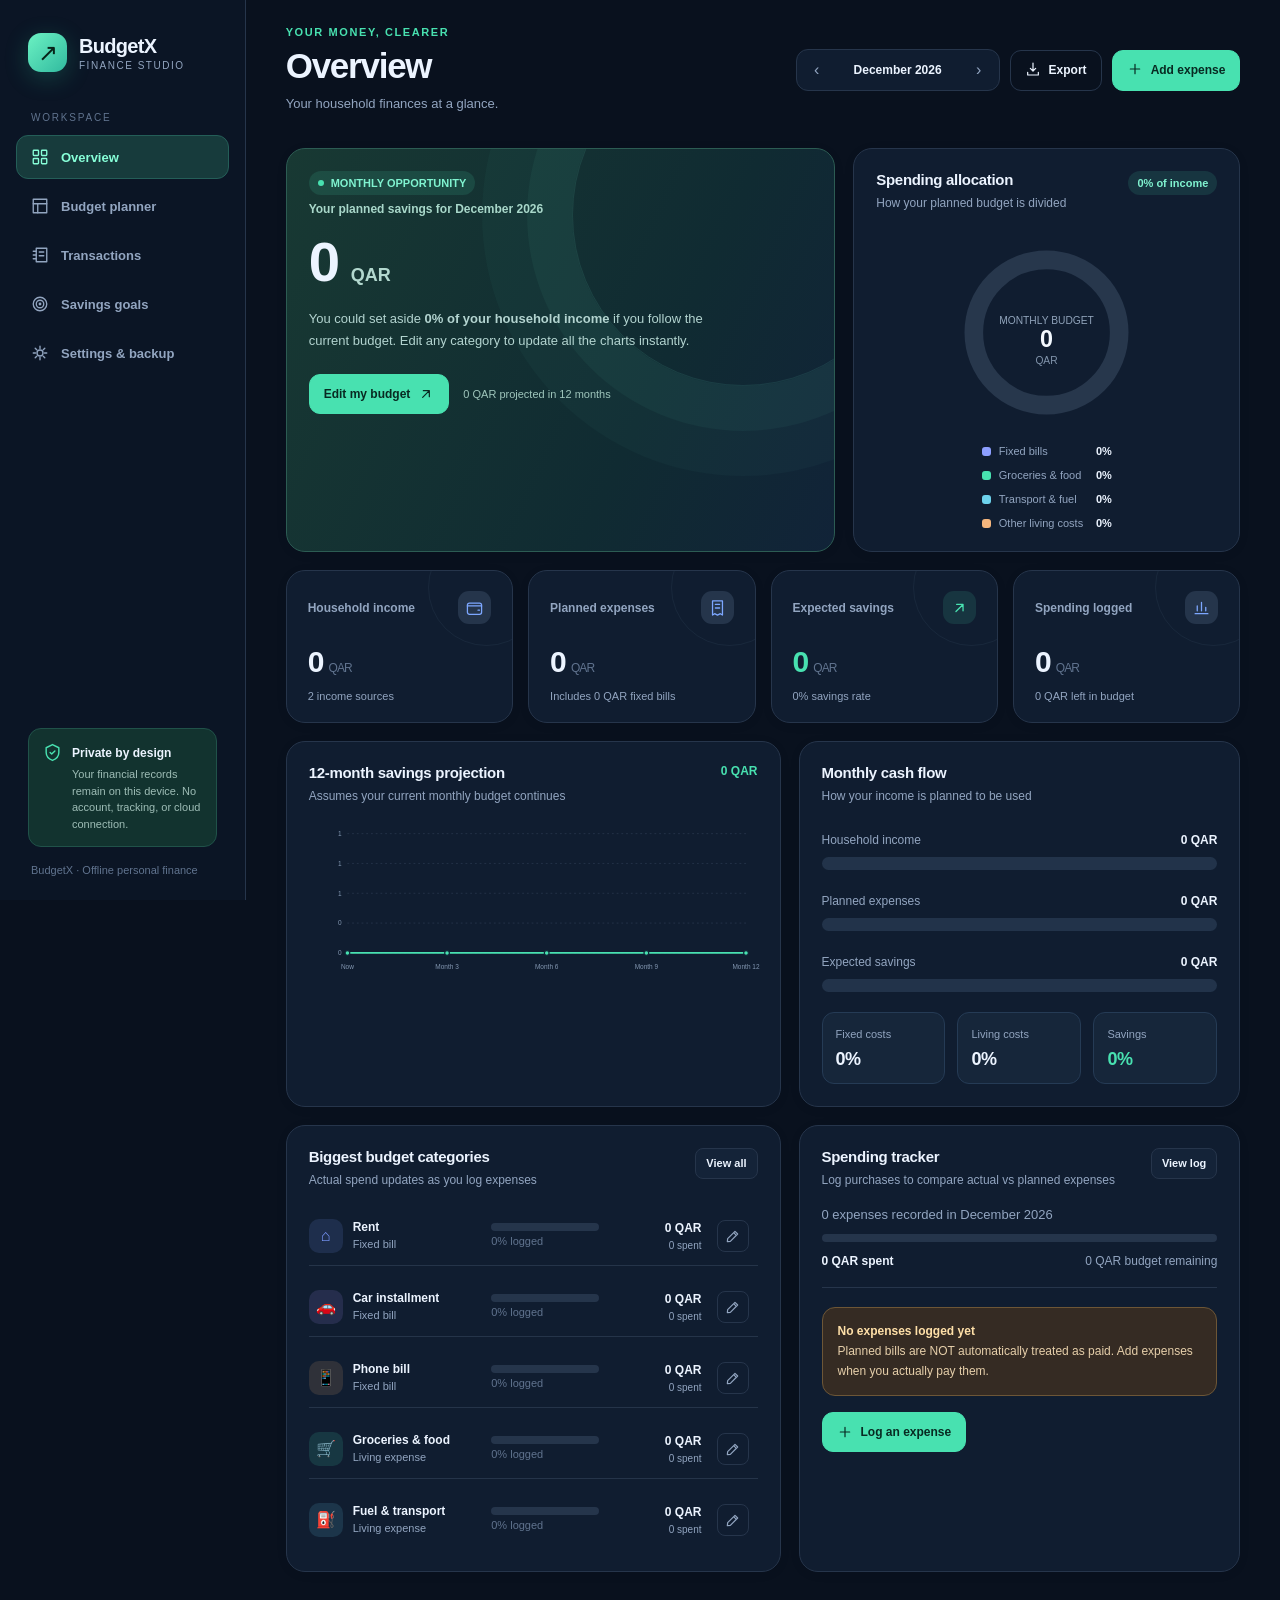
<file: budgetx/index.html>
<!doctype html>
<html lang="en">
<head>
  <meta charset="utf-8">
  <meta name="viewport" content="width=device-width, initial-scale=1">
  <meta name="theme-color" content="#0b1221">
  <meta name="description" content="BudgetX — offline household budget planner with spending tracker, charts and savings goals.">
  <title>BudgetX — Household Finance Studio</title>
  <style>
    :root{color-scheme:dark;--bg:#09111e;--sidebar:#0b1525;--surface:#101d30;--surface2:#142338;--surface3:#1b2b43;--line:#26354b;--text:#ecf4ff;--muted:#92a5c0;--subtle:#60738e;--mint:#48e1b0;--mint-soft:rgba(72,225,176,.12);--blue:#7da7ff;--violet:#ae9cff;--orange:#ffb970;--red:#ff858c;--shadow:0 18px 70px rgba(0,0,0,.18);font-family:Inter,ui-sans-serif,-apple-system,BlinkMacSystemFont,"Segoe UI",sans-serif;font-synthesis:none}
    *{box-sizing:border-box}html{scroll-behavior:smooth}body{margin:0;background:var(--bg);color:var(--text);min-height:100vh}button,input,select,textarea{font:inherit}button{cursor:pointer}button:disabled{cursor:not-allowed;opacity:.5}a{color:inherit}button:focus-visible,input:focus-visible,select:focus-visible,textarea:focus-visible{outline:2px solid var(--mint);outline-offset:3px}input,select,textarea{color:var(--text);background:#101c2d;border:1px solid #32415a;border-radius:11px;padding:11px 12px;width:100%;min-width:0;outline:none}input::placeholder,textarea::placeholder{color:#6b7c95}input[type=range]{accent-color:var(--mint);padding:0;border:0;background:transparent}input[type=date]{color-scheme:dark}select{cursor:pointer}::selection{background:#266b60;color:white}
    .shell{display:grid;grid-template-columns:246px minmax(0,1fr);min-height:100vh}.sidebar{padding:30px 16px 24px;background:var(--sidebar);border-right:1px solid var(--line);display:flex;flex-direction:column;position:sticky;top:0;height:100vh}.logo{display:flex;gap:12px;align-items:center;padding:3px 12px 28px}.logo-mark{display:grid;place-items:center;width:39px;height:39px;border-radius:13px;color:#072318;font-size:24px;font-weight:900;background:linear-gradient(135deg,#6cf2c3,#31ba9f);box-shadow:0 6px 24px #29e2aa35}.logo strong{font-size:20px;letter-spacing:-.7px}.logo span{display:block;font-size:10px;color:var(--muted);letter-spacing:1.5px;text-transform:uppercase;margin-top:2px}.nav-label{font-size:10px;letter-spacing:1.8px;color:var(--subtle);text-transform:uppercase;padding:12px 15px}.nav{display:grid;gap:5px}.nav-btn{display:flex;align-items:center;gap:12px;padding:12px 14px;border:1px solid transparent;background:transparent;color:var(--muted);border-radius:12px;text-align:left;font-size:13px;font-weight:650;transition:.2s}.nav-btn:hover{background:#17263a;color:var(--text)}.nav-btn.active{background:#173b3c;border-color:#245e58;color:#87ffd8}.nav-btn svg{width:18px;height:18px;flex:none}.sidebar-bottom{margin-top:auto;padding:15px 12px 0}.secure{border:1px solid #205249;background:#12332f;border-radius:13px;padding:14px;display:flex;gap:10px;align-items:flex-start}.secure svg{width:19px;height:19px;flex:none;color:var(--mint)}.secure strong{font-size:12px}.secure p{font-size:11px;line-height:1.5;color:#9ebdb6;margin:5px 0 0}.side-footer{color:var(--subtle);font-size:11px;margin-top:17px;padding-left:3px}
    .main{min-width:0;padding:26px clamp(20px,3.1vw,50px) 54px;max-width:1750px;width:100%;margin:0 auto}.topbar{display:flex;align-items:center;justify-content:space-between;gap:16px;margin-bottom:34px;flex-wrap:wrap}.eyebrow{font-size:11px;letter-spacing:1.6px;color:var(--mint);text-transform:uppercase;font-weight:800}.page-title{font-size:clamp(26px,2.8vw,35px);letter-spacing:-1.25px;margin:8px 0 6px;line-height:1.16}.subtitle{font-size:13px;color:var(--muted);line-height:1.65;margin:0}.top-actions{display:flex;align-items:center;gap:10px;flex-wrap:wrap}.month-control{display:flex;align-items:center;gap:7px;border:1px solid var(--line);background:var(--surface);padding:5px;border-radius:12px}.month-control button{width:30px;height:30px;border:0;border-radius:8px;background:transparent;color:var(--muted);display:grid;place-items:center}.month-control button:hover{background:var(--surface3);color:white}.month-control strong{min-width:118px;text-align:center;font-size:12px;font-weight:750}.btn{border-radius:11px;border:1px solid var(--line);background:var(--surface2);padding:10px 14px;color:var(--text);display:inline-flex;align-items:center;gap:8px;justify-content:center;font-size:12px;font-weight:750;min-height:40px;white-space:nowrap}.btn:hover{filter:brightness(1.15)}.btn-primary{background:var(--mint);color:#082a22;border-color:var(--mint)}.btn-outline{background:transparent}.btn-danger{color:var(--red);border-color:#633740;background:#44263340}.btn-mini{font-size:11px;min-height:31px;padding:6px 10px;border-radius:8px}.btn svg,.icon-btn svg{width:16px;height:16px}.icon-btn{display:inline-flex;align-items:center;justify-content:center;background:transparent;border:1px solid var(--line);color:var(--muted);width:32px;height:32px;border-radius:8px}.icon-btn:hover{background:var(--surface3);color:white}.pill{display:inline-flex;align-items:center;gap:7px;border-radius:99px;background:var(--mint-soft);color:#80f3d0;padding:6px 9px;font-size:11px;font-weight:700}.pill .dot{height:6px;width:6px;border-radius:50%;background:var(--mint)}.muted{color:var(--muted)}.subtle{color:var(--subtle)}.small{font-size:12px}.tiny{font-size:11px}.strong{font-weight:750}.positive{color:var(--mint)}.negative{color:var(--red)}.right{text-align:right}.hidden{display:none!important}
    .panel{background:var(--surface);border:1px solid var(--line);border-radius:19px;padding:22px;min-width:0;box-shadow:0 2px 15px #030a1308}.panel-head{display:flex;justify-content:space-between;align-items:flex-start;gap:12px;margin-bottom:18px}.panel-title{font-weight:780;font-size:15px;letter-spacing:-.3px;margin:0 0 6px}.panel-subtitle{font-size:12px;color:var(--muted);margin:0;line-height:1.5}.grid-kpi{display:grid;grid-template-columns:repeat(4,minmax(0,1fr));gap:15px;margin-bottom:18px}.kpi{padding:20px 21px;position:relative;overflow:hidden}.kpi:after{content:"";position:absolute;right:-33px;top:-42px;width:115px;height:115px;border:1px solid #7ca1bf14;border-radius:50%;pointer-events:none}.kpi .kpi-head{display:flex;justify-content:space-between;align-items:center;margin-bottom:21px}.kpi-label{color:var(--muted);font-size:12px;font-weight:650}.kpi-icon{width:33px;height:33px;border-radius:11px;display:grid;place-items:center;background:#25354b;color:var(--blue)}.kpi-icon svg{width:17px}.kpi-value{font-size:clamp(22px,2.4vw,30px);font-weight:840;letter-spacing:-.9px;white-space:nowrap}.kpi-unit{color:var(--subtle);font-size:12px;margin-left:5px;font-weight:500}.kpi-note{color:var(--muted);font-size:11px;margin-top:11px}.dashboard-top{display:grid;grid-template-columns:minmax(0,1.42fr) minmax(290px,1fr);gap:18px;margin-bottom:18px}.hero{background:linear-gradient(115deg,#183933,#102b32 65%,#112338);border-color:#2c5c53;min-height:275px;position:relative;overflow:hidden}.hero:before{content:"";position:absolute;right:-80px;top:-105px;width:340px;height:340px;border:1px solid #7afcdb19;border-radius:50%;box-shadow:0 0 0 45px #72f8d20b,0 0 0 90px #72f8d207}.hero-content{position:relative;max-width:530px}.hero-kicker{color:#a9d8ca;font-size:12px;font-weight:700;margin:7px 0 16px}.hero-value{font-size:clamp(40px,4.4vw,59px);font-weight:830;letter-spacing:-2.5px;line-height:1.05}.hero-value span{font-size:18px;font-weight:600;letter-spacing:0;color:#b2d8ce}.hero-desc{font-size:13px;color:#b3d4d0;line-height:1.7;max-width:420px;margin:17px 0 22px}.hero-bottom{display:flex;gap:14px;align-items:center;flex-wrap:wrap}.hero-foot{color:#9fc6bc;font-size:11px}.ring-zone{display:flex;align-items:center;justify-content:space-evenly;gap:10px;min-height:205px;flex-wrap:wrap}.donut{width:205px;height:205px;max-width:100%;overflow:visible}.legend{display:grid;gap:12px;min-width:130px}.legend-item{display:flex;align-items:center;gap:8px;font-size:11px;color:var(--muted)}.legend-dot{display:inline-block;width:9px;height:9px;border-radius:3px;flex:none}.legend-item strong{color:var(--text);margin-left:auto;font-size:11px}.details-grid{display:grid;grid-template-columns:1.12fr 1fr;gap:18px;margin-bottom:18px}.chart-svg{width:100%;height:auto;display:block;overflow:visible}.bar-compare{display:grid;gap:24px;margin:28px 0 12px}.bar-item-top{display:flex;justify-content:space-between;gap:15px;align-items:center;font-size:12px;margin-bottom:10px}.bar-track{height:13px;border-radius:99px;background:#22334a;overflow:hidden}.bar-fill{height:100%;border-radius:99px;transition:width .35s}.section-title{font-size:16px;font-weight:800;letter-spacing:-.35px;margin:0 0 15px}.inline-stats{display:grid;grid-template-columns:repeat(3,1fr);gap:12px;margin-top:20px}.inline-stat{background:#16263a;border:1px solid #253b55;border-radius:12px;padding:13px}.inline-stat small{display:block;color:var(--muted);font-size:11px;line-height:1.5;margin-bottom:6px}.inline-stat strong{font-size:18px;letter-spacing:-.5px}.progress{height:8px;border-radius:20px;background:#25354b;overflow:hidden}.progress>div{height:100%;border-radius:20px;background:var(--mint);transition:width .35s}.mini-chart{min-height:207px}.axis-label{fill:#8296b0;font-family:Inter,ui-sans-serif,sans-serif;font-size:11px}.gridline{stroke:#314057;stroke-width:1;stroke-dasharray:3 5}.full-figure{margin-top:9px}
    .section{margin-top:23px}.section-header{display:flex;align-items:center;justify-content:space-between;flex-wrap:wrap;gap:13px;margin:0 0 14px}.section-header .section-title{margin:0}.budget-list{display:grid;gap:12px}.budget-row{display:grid;grid-template-columns:minmax(0,1fr) minmax(100px,.65fr) 86px 40px;gap:16px;align-items:center;padding:12px 0;border-bottom:1px solid #253449}.budget-row:last-child{border-bottom:0}.cat-name{display:flex;align-items:center;gap:10px;min-width:0}.cat-symbol{width:34px;height:34px;border-radius:10px;display:grid;place-items:center;flex:none;font-size:16px}.cat-name strong{display:block;font-size:12px;overflow:hidden;text-overflow:ellipsis;white-space:nowrap}.cat-name small{font-size:11px;color:var(--muted)}.cat-values{display:flex;flex-direction:column;align-items:flex-end;gap:5px}.cat-values strong{font-size:12px}.cat-values small{font-size:10px;color:var(--muted)}.row-actions{display:flex;gap:6px}.table-wrap{overflow-x:auto}.data-table{width:100%;border-collapse:collapse;font-size:12px}.data-table th{text-align:left;font-size:10px;color:var(--subtle);text-transform:uppercase;letter-spacing:1.15px;padding:12px;border-bottom:1px solid var(--line);font-weight:800}.data-table td{padding:14px 12px;border-bottom:1px solid #233349;vertical-align:middle}.data-table tr:last-child td{border-bottom:0}.data-table td:nth-last-child(2),.data-table th:nth-last-child(2){text-align:right}.group-heading{display:flex;justify-content:space-between;align-items:center;border-bottom:1px solid var(--line);padding:0 0 14px;margin-bottom:10px}.group-heading strong{font-size:14px}.group-heading span{font-size:12px;color:var(--muted)}.stack{display:grid;gap:16px}.flex-row{display:flex;align-items:center;gap:10px;flex-wrap:wrap}.goal-grid{display:grid;grid-template-columns:repeat(3,minmax(0,1fr));gap:16px}.goal-top{display:flex;justify-content:space-between;gap:12px}.goal-icon{width:46px;height:46px;display:grid;place-items:center;border-radius:14px;font-size:23px;background:#1a3440}.goal-value{font-size:25px;font-weight:800;letter-spacing:-.7px;margin:14px 0 7px}.goal-title{font-weight:800;margin:12px 0 5px;font-size:14px}.goal-sub{font-size:11px;color:var(--muted);line-height:1.6}.goal-note{font-size:11px;margin-top:13px;color:var(--muted)}.goal-actions{display:flex;gap:7px}.empty{padding:33px 22px;display:grid;place-items:center;text-align:center;color:var(--muted)}.empty-art{font-size:32px;margin-bottom:8px}.empty strong{color:var(--text);font-size:14px;margin-bottom:5px}.empty p{font-size:12px;max-width:390px;line-height:1.6;margin:6px 0 17px}.filters{display:flex;gap:10px;align-items:center;flex-wrap:wrap}.filters input{width:230px}.filters select{width:190px}.callout{border:1px solid #28574e;background:#12302e;color:#afd8cf;border-radius:13px;padding:13px 15px;font-size:12px;line-height:1.7}.callout strong{color:#c7f3e6}.callout-warning{border-color:#6d5636;background:#352b23;color:#e6cfaa}.callout-warning strong{color:#ffe0a8}.planner-layout{display:grid;grid-template-columns:minmax(0,1.35fr) minmax(300px,.88fr);gap:18px}.source-row{display:flex;align-items:center;justify-content:space-between;gap:10px;padding:13px 0;border-bottom:1px solid var(--line)}.source-row:last-child{border-bottom:0}.source-row .name{font-size:13px;font-weight:700}.source-row small{display:block;color:var(--muted);font-size:11px;margin-top:5px}.source-row .amount{font-size:14px;font-weight:800;white-space:nowrap}.scenario-total{font-size:30px;letter-spacing:-1px;font-weight:850;color:var(--mint);margin:8px 0 4px}.slider-line{display:flex;justify-content:space-between;align-items:center;color:var(--muted);font-size:12px;margin:15px 0 10px}.scenario-track{width:100%;margin:6px 0 17px}.scenario-metrics{display:grid;grid-template-columns:1fr 1fr;gap:9px;margin-top:17px}.scenario-metrics div{background:#192a3e;border:1px solid #29415a;padding:13px;border-radius:12px}.scenario-metrics small{display:block;font-size:10px;color:var(--muted);margin-bottom:8px}.scenario-metrics strong{font-size:16px}.setting-grid{display:grid;grid-template-columns:repeat(2,minmax(0,1fr));gap:16px}.setting-card{display:flex;flex-direction:column;align-items:flex-start;gap:11px}.setting-card p{font-size:12px;line-height:1.65;color:var(--muted);margin:0}.setting-icon{font-size:23px}.danger-zone{border-color:#69404b}
    .toast{position:fixed;bottom:24px;right:25px;z-index:90;background:#17483c;color:#dffcf2;border:1px solid #358d72;box-shadow:var(--shadow);border-radius:13px;padding:13px 18px;font-size:12px;display:none;max-width:min(430px,calc(100vw - 30px))}.toast.error{background:#532e35;border-color:#af5863;color:#ffe4e7}.toast.show{display:block;animation:rise .25s ease-out}@keyframes rise{from{opacity:0;transform:translateY(8px)}to{opacity:1;transform:translateY(0)}}
    .modal-overlay{position:fixed;inset:0;z-index:50;background:#02080fd9;display:none;align-items:center;justify-content:center;padding:22px;backdrop-filter:blur(5px)}.modal-overlay.show{display:flex}.modal{width:min(100%,500px);max-height:90vh;overflow:auto;background:var(--surface);border:1px solid #35516d;border-radius:20px;padding:25px;box-shadow:0 25px 95px #0009}.modal-head{display:flex;justify-content:space-between;gap:10px;align-items:center;margin-bottom:18px}.modal-head h2{font-size:19px;margin:0;letter-spacing:-.5px}.form-grid{display:grid;grid-template-columns:1fr 1fr;gap:13px}.form-field{display:grid;gap:7px;min-width:0}.form-field label{color:var(--muted);font-size:11px;font-weight:750}.form-field.full{grid-column:1/-1}.form-foot{display:flex;gap:9px;justify-content:flex-end;margin-top:23px}.mini-help{font-size:11px;color:var(--muted);line-height:1.6}.color-preview{display:flex;gap:9px;align-items:center}.color-preview input[type=color]{width:40px;height:38px;padding:4px}.kbd{border:1px solid #42536e;padding:1px 4px;border-radius:3px}
    .mobilebar{display:none}.divider{border:0;border-top:1px solid var(--line);margin:19px 0}.tooltip{position:absolute;pointer-events:none;background:#213650;border:1px solid #47637e;padding:9px 11px;border-radius:10px;font-size:11px;box-shadow:var(--shadow);display:none;z-index:5}.tooltip strong{display:block;color:white;margin-bottom:4px}.chart-host{position:relative}.chart-host svg{overflow:visible}svg path:focus{outline:none}
    @media(max-width:1190px){.shell{grid-template-columns:205px minmax(0,1fr)}.sidebar{padding-left:10px;padding-right:10px}.main{padding:22px 22px 50px}.grid-kpi{grid-template-columns:repeat(2,minmax(0,1fr))}.dashboard-top{grid-template-columns:1fr 1fr}.ring-zone{justify-content:center}.donut{width:170px;height:170px}.details-grid{grid-template-columns:1fr 1fr}}
    @media(max-width:950px){.shell{grid-template-columns:1fr}.sidebar{display:none}.mobilebar{display:flex;position:fixed;bottom:0;left:0;right:0;z-index:20;justify-content:space-around;gap:5px;padding:10px 8px calc(10px + env(safe-area-inset-bottom));background:#0c1828f7;border-top:1px solid #2c4059;backdrop-filter:blur(13px)}.mobile-nav{display:grid;justify-items:center;gap:5px;padding:8px 5px;min-width:58px;color:var(--muted);background:transparent;border:0;font-size:10px}.mobile-nav svg{height:20px;width:20px}.mobile-nav.active{color:var(--mint)}.main{padding-bottom:105px}.planner-layout{grid-template-columns:1fr}}
    @media(max-width:710px){.main{padding:20px 14px 110px}.topbar{margin-bottom:22px}.top-actions{width:100%;justify-content:space-between}.page-title{font-size:27px}.dashboard-top,.details-grid{grid-template-columns:1fr}.grid-kpi{gap:10px}.kpi{padding:15px}.kpi .kpi-head{margin-bottom:12px}.kpi-value{font-size:24px}.panel{padding:17px;border-radius:16px}.hero{min-height:240px}.hero-value{font-size:43px}.goal-grid,.setting-grid{grid-template-columns:1fr}.inline-stats{gap:7px}.inline-stat{padding:10px}.inline-stat strong{font-size:14px}.budget-row{grid-template-columns:minmax(0,1fr) 80px 32px;gap:8px}.budget-row .progress-cell{display:none}.filters input{width:100%}.filters select{flex:1;min-width:140px}.scenario-metrics{grid-template-columns:1fr 1fr}.month-control strong{min-width:100px}.top-actions .btn-outline{display:none}}
    @media(max-width:400px){.hero-value{font-size:36px}.kpi-value{font-size:21px}.kpi-icon{width:28px;height:28px}.month-control strong{min-width:98px}.inline-stats{grid-template-columns:1fr 1fr}.inline-stats .inline-stat:last-child{grid-column:1/-1}.form-grid{grid-template-columns:1fr}.form-field.full{grid-column:1}.modal{padding:18px}}
    @media(prefers-reduced-motion:reduce){*,*:before,*:after{transition:none!important;animation:none!important;scroll-behavior:auto!important}}
  </style>
</head>
<body>
  <div class="shell">
    <aside class="sidebar">
      <div class="logo"><div class="logo-mark">↗</div><div><strong>BudgetX</strong><span>Finance studio</span></div></div>
      <div class="nav-label">Workspace</div>
      <nav class="nav" id="side-nav" aria-label="Main navigation"></nav>
      <div class="sidebar-bottom"><div class="secure"><span data-ico="shield"></span><div><strong>Private by design</strong><p>Your financial records remain on this device. No account, tracking, or cloud connection.</p></div></div><div class="side-footer">BudgetX · Offline personal finance</div></div>
    </aside>
    <main class="main"><header class="topbar"><div><div class="eyebrow" id="page-eyebrow">YOUR MONEY, CLEARER</div><h1 class="page-title" id="page-heading">Overview</h1><p class="subtitle" id="page-description">A complete picture of your household budget.</p></div><div class="top-actions"><div class="month-control"><button id="prev-month" title="Previous month" aria-label="Previous month">‹</button><strong id="current-month">November 2026</strong><button id="next-month" title="Next month" aria-label="Next month">›</button></div><button class="btn btn-outline" id="quick-export"><span data-ico="download"></span> Export</button><button class="btn btn-primary" id="quick-add"><span data-ico="plus"></span> Add expense</button></div></header><div id="view"></div></main>
  </div>
  <nav class="mobilebar" id="mobile-nav" aria-label="Mobile navigation"></nav>
  <div id="toast" class="toast" role="status" aria-live="polite"></div>
  <div class="modal-overlay" id="modal" role="presentation"><div class="modal" role="dialog" aria-modal="true" aria-labelledby="modal-title"><div class="modal-head"><h2 id="modal-title">Add expense</h2><button class="icon-btn" id="modal-close" aria-label="Close dialog">✕</button></div><div id="modal-content"></div></div></div>
  <input type="file" id="import-input" accept=".json,application/json" class="hidden">
  <script>
  (() => {
    'use strict';
    const STORAGE_KEY='budgetx.household.v1';
    const DEFAULTS={"version":1,"incomes":[{"id":"salary1","name":"Income 1","amount":0},{"id":"salary2","name":"Income 2","amount":0}],"categories":[{"id":"rent","name":"Rent","type":"fixed","amount":0,"color":"#7b9aff","icon":"⌂"},{"id":"car","name":"Car installment","type":"fixed","amount":0,"color":"#aa93ff","icon":"🚗"},{"id":"phone","name":"Phone bill","type":"fixed","amount":0,"color":"#f6b56f","icon":"📱"},{"id":"groceries","name":"Groceries & food","type":"variable","amount":0,"color":"#48e1b0","icon":"🛒"},{"id":"fuel","name":"Fuel & transport","type":"variable","amount":0,"color":"#6dd2ec","icon":"⛽"},{"id":"utilities","name":"Utilities & internet","type":"variable","amount":0,"color":"#92a5ff","icon":"💡"},{"id":"dining","name":"Restaurants & entertainment","type":"variable","amount":0,"color":"#f398b4","icon":"🍽️"},{"id":"personal","name":"Personal & household","type":"variable","amount":0,"color":"#e4ba84","icon":"🧺"},{"id":"unexpected","name":"Unexpected expenses","type":"variable","amount":0,"color":"#bc93e7","icon":"🩹"},{"id":"other","name":"Other / additional","type":"variable","amount":0,"color":"#9bb3c6","icon":"＋"}],"transactions":[],"goals":[]};
    const icons={overview:'<rect x="3" y="3" width="7" height="7" rx="1"/><rect x="14" y="3" width="7" height="7" rx="1"/><rect x="3" y="14" width="7" height="7" rx="1"/><rect x="14" y="14" width="7" height="7" rx="1"/>',budget:'<path d="M3 3h18v18H3z"/><path d="M3 9h18M9 9v12"/>',transactions:'<path d="M7 3h14v18H7z"/><path d="M3 7h4M3 12h4M3 17h4M11 8h6M11 13h6"/>',goals:'<circle cx="12" cy="12" r="9"/><circle cx="12" cy="12" r="5"/><circle cx="12" cy="12" r="1"/>',settings:'<path d="M12 3v3m0 12v3M3 12h3m12 0h3M5.6 5.6l2.1 2.1m8.6 8.6 2.1 2.1m0-12.8-2.1 2.1m-8.6 8.6-2.1 2.1"/><circle cx="12" cy="12" r="4"/>',plus:'<path d="M12 5v14M5 12h14"/>',download:'<path d="M12 3v12m-4-4 4 4 4-4M4 17v4h16v-4"/>',shield:'<path d="M12 2 20 6v6c0 5-3 8-8 10-5-2-8-5-8-10V6z"/><path d="m9 12 2 2 4-4"/>',wallet:'<rect x="2" y="5" width="20" height="16" rx="3"/><path d="M2 9h20M17 15h2"/>',arrow:'<path d="m7 17 10-10M8 7h9v9"/>',receipt:'<path d="M5 2h14v20l-3-2-4 2-4-2-3 2z"/><path d="M9 7h6M9 12h6"/>',save:'<path d="M4 4h14l3 3v14H3V4z"/><path d="M7 4v6h10V4M7 21v-8h10v8"/>',edit:'<path d="m4 16-.5 4.5L8 20l11-11-4-4zM13 7l4 4"/>',trash:'<path d="M4 7h16M10 7V4h4v3M7 7l1 14h8l1-14"/>',chart:'<path d="M3 20h18M6 16V9M12 16V4M18 16v-5"/>',cloud:'<path d="M7 18H5a4 4 0 0 1 0-8 7 7 0 0 1 13-2 5 5 0 0 1 0 10h-1"/>',check:'<path d="m4 12 5 5L20 6"/>',alert:'<path d="m12 3 10 18H2zM12 9v5m0 3h.01"/>',calendar:'<rect x="3" y="5" width="18" height="16" rx="2"/><path d="M7 2v6M17 2v6M3 10h18"/>'};
    const svgIcon=(name)=>`<svg width="18" height="18" viewBox="0 0 24 24" fill="none" stroke="currentColor" stroke-width="1.8" stroke-linejoin="round" stroke-linecap="round" aria-hidden="true">${icons[name]||icons.chart}</svg>`;
    const esc=(s)=>String(s??'').replace(/[&<>"']/g,m=>({'&':'&amp;','<':'&lt;','>':'&gt;','"':'&quot;',"'":'&#39;'}[m]));
    const money=(n)=>Math.round(Number(n)||0).toLocaleString('en-US');
    const cash=(n)=>`${money(n)} QAR`;
    const bounded=(n,min,max)=>Math.max(min,Math.min(max,n));
    const sum=(xs,fn)=>xs.reduce((n,x)=>n+fn(x),0);
    const identifier=()=>typeof crypto!=='undefined'&&crypto.randomUUID?crypto.randomUUID():'id-'+Date.now()+'-'+Math.random().toString(36).slice(2,8);
    const now=new Date();let month=new Date(now.getFullYear(),now.getMonth(),1),page='overview';let state=load();let searchValue='',categoryFilter='all',scenarioDelta=0,scenarioMonths=12;
    function cloneDefaults(){return JSON.parse(JSON.stringify(DEFAULTS));}
    function validateData(d){if(!d||typeof d!=='object'||!Array.isArray(d.incomes)||!Array.isArray(d.categories)||!Array.isArray(d.transactions)||!Array.isArray(d.goals))throw Error('Not a valid BudgetX backup.');if([...d.incomes,...d.categories,...d.transactions,...d.goals].length>20000)throw Error('Backup contains too many records.');for(const v of d.incomes){if(!v.id||!v.name||!Number.isFinite(v.amount)||v.amount<0||v.amount>1e9)throw Error('Invalid income entry.')}for(const v of d.categories){if(!v.id||!v.name||!Number.isFinite(v.amount)||v.amount<0||v.amount>1e9||!['fixed','variable'].includes(v.type))throw Error('Invalid budget category.');v.color=/^#[0-9a-fA-F]{6}$/.test(v.color)?v.color:'#7da7ff';v.icon=String(v.icon||'•').slice(0,5)}for(const t of d.transactions){if(!t.id||!t.categoryId||!/^\d{4}-\d{2}-\d{2}$/.test(t.date)||!Number.isFinite(t.amount)||t.amount<=0||t.amount>1e9)throw Error('Invalid transaction.')}for(const g of d.goals){if(!g.id||!g.name||!Number.isFinite(g.target)||g.target<=0||!Number.isFinite(g.current)||g.current<0||!Number.isFinite(g.months)||g.months<1)throw Error('Invalid savings goal.')}return d;}
    function load(){try{let raw=localStorage.getItem(STORAGE_KEY);if(raw)return validateData(JSON.parse(raw));}catch(e){console.warn('Could not load BudgetX data',e);}return cloneDefaults();}
    function save(){try{localStorage.setItem(STORAGE_KEY,JSON.stringify(state));}catch(e){notify('Could not save data on this browser. Export a backup.',true);}}
    const period=()=>`${month.getFullYear()}-${String(month.getMonth()+1).padStart(2,'0')}`;
    const titleMonth=()=>month.toLocaleDateString('en-US',{month:'long',year:'numeric'});
    const income=()=>sum(state.incomes,x=>x.amount);
    const budget=()=>sum(state.categories,x=>x.amount);
    const fixed=()=>sum(state.categories.filter(x=>x.type==='fixed'),x=>x.amount);
    const savings=()=>income()-budget();
    const transMonth=()=>state.transactions.filter(x=>x.date.slice(0,7)===period());
    const spent=()=>sum(transMonth(),x=>x.amount);
    const spentFor=id=>sum(transMonth().filter(x=>x.categoryId===id),x=>x.amount);
    const category=id=>state.categories.find(x=>x.id===id);
    const percent=(a,b)=>b>0?Math.round(a/b*100):0;
    const dateValue=()=>{let key=period(),today=new Date();return key===`${today.getFullYear()}-${String(today.getMonth()+1).padStart(2,'0')}`?`${key}-${String(today.getDate()).padStart(2,'0')}`:`${key}-01`;};
    const headerMeta={overview:['YOUR MONEY, CLEARER','Overview','Your household finances at a glance.'],budget:['PLAN WITH CONFIDENCE','Budget planner','Adjust your income, expenses, and savings forecast.'],transactions:['SPENDING TRACKER','Transactions','Record real expenses and see where your money goes.'],goals:['MAKE PROGRESS','Savings goals','Turn your monthly surplus into achievable targets.'],settings:['YOUR DATA, YOUR RULES','Settings & backup','Keep your financial data safe, private, and portable.']};
    function setPage(next){page=next;searchValue='';categoryFilter='all';render();window.scrollTo({top:0,behavior:'smooth'});}
    function navItem(key){return `<button class="nav-btn ${key===page?'active':''}" data-nav="${key}" aria-current="${key===page?'page':'false'}">${svgIcon(key)}<span>${({overview:'Overview',budget:'Budget planner',transactions:'Transactions',goals:'Savings goals',settings:'Settings & backup'})[key]}</span></button>`;}
    function navMobile(key){return `<button class="mobile-nav ${key===page?'active':''}" data-nav="${key}" aria-label="${key}">${svgIcon(key)}<span>${({overview:'Overview',budget:'Budget',transactions:'Spending',goals:'Goals',settings:'Settings'})[key]}</span></button>`;}
    function hydrateIcons(){document.querySelectorAll('[data-ico]').forEach(e=>e.innerHTML=svgIcon(e.dataset.ico));}
    function render(){const meta=headerMeta[page];document.getElementById('page-eyebrow').textContent=meta[0];document.getElementById('page-heading').textContent=meta[1];document.getElementById('page-description').textContent=meta[2];document.getElementById('current-month').textContent=titleMonth();document.getElementById('side-nav').innerHTML=['overview','budget','transactions','goals','settings'].map(navItem).join('');document.getElementById('mobile-nav').innerHTML=['overview','budget','transactions','goals','settings'].map(navMobile).join('');document.getElementById('view').innerHTML=({overview:renderOverview,budget:renderBudget,transactions:renderTransactions,goals:renderGoals,settings:renderSettings})[page]();hydrateIcons();setupViewListeners();}
    function kpi(name,val,note,icon,highlight){return `<div class="panel kpi"><div class="kpi-head"><span class="kpi-label">${name}</span><span class="kpi-icon" style="${highlight?'color:var(--mint);background:var(--mint-soft)':''}">${svgIcon(icon)}</span></div><div class="kpi-value ${highlight?'positive':''}">${money(val)}<span class="kpi-unit">QAR</span></div><div class="kpi-note">${note}</div></div>`;}
    function donut(){let groups=[{name:'Fixed bills',value:fixed(),color:'#8d9fff'},{name:'Groceries & food',value:state.categories.filter(c=>c.id==='groceries').reduce((a,c)=>a+c.amount,0),color:'#48e1b0'},{name:'Transport & fuel',value:state.categories.filter(c=>c.id==='fuel').reduce((a,c)=>a+c.amount,0),color:'#6dd2ec'},{name:'Other living costs',value:Math.max(0,budget()-fixed()-state.categories.filter(c=>['groceries','fuel'].includes(c.id)).reduce((a,c)=>a+c.amount,0)),color:'#f5b67d'}];let total=budget();const r=78,circ=2*Math.PI*r;let offset=0;let rings=groups.filter(g=>g.value>0).map(g=>{let len=total?g.value/total*circ:0;let circle=`<circle cx="110" cy="110" r="${r}" fill="none" stroke="${g.color}" stroke-width="20" stroke-dasharray="${Math.max(0,len-2)} ${circ}" stroke-dashoffset="${-offset}" transform="rotate(-90 110 110)"><title>${esc(g.name)}: ${cash(g.value)}</title></circle>`;offset+=len;return circle;}).join('');return `<div class="ring-zone"><svg class="donut" viewBox="0 0 220 220" role="img" aria-label="Planned expenses: ${cash(total)}"><circle cx="110" cy="110" r="${r}" fill="none" stroke="#27374c" stroke-width="20"/>${rings}<text x="110" y="101" text-anchor="middle" fill="#90a3ba" font-size="11">MONTHLY BUDGET</text><text x="110" y="126" text-anchor="middle" fill="#f4f9ff" font-size="25" font-weight="800">${money(total)}</text><text x="110" y="144" text-anchor="middle" fill="#8295ac" font-size="11">QAR</text></svg><div class="legend">${groups.map(g=>`<div class="legend-item"><i class="legend-dot" style="background:${g.color}"></i><span>${g.name}</span><strong>${percent(g.value,total)}%</strong></div>`).join('')}</div></div>`;}
    function forecastChart(){let s=savings();const months=12,points=Array.from({length:months+1},(_,i)=>i*Math.max(0,s));let max=Math.max(1,...points)*1.13;let W=760,H=256,L=65,R=20,T=18,B=36;let x=i=>L+i*(W-L-R)/months,y=v=>H-B-(v/max)*(H-T-B);let hlines=[0,.25,.5,.75,1].map(a=>{let val=max*a;return `<line class="gridline" x1="${L}" x2="${W-R}" y1="${y(val)}" y2="${y(val)}"/><text x="${L-10}" y="${y(val)+4}" text-anchor="end" class="axis-label">${val>=1000?(val/1000).toFixed(val>=10000?0:1)+'k':Math.round(val)}</text>`;}).join('');let pts=points.map((v,i)=>`${x(i).toFixed(1)},${y(v).toFixed(1)}`).join(' ');let line=points.map((v,i)=>`${i?'L':'M'}${x(i).toFixed(1)},${y(v).toFixed(1)}`).join(' ');let area=`${line} L${x(months)},${H-B} L${x(0)},${H-B} Z`;return `<svg class="chart-svg" viewBox="0 0 ${W} ${H}" role="img" aria-label="Projected savings after 12 months ${cash(s*12)}"><defs><linearGradient id="chartGradient" x1="0" y1="0" x2="0" y2="1"><stop offset="0" stop-color="#48e1b0" stop-opacity=".26"/><stop offset="1" stop-color="#48e1b0" stop-opacity="0"/></linearGradient></defs>${hlines}<path d="${area}" fill="url(#chartGradient)"/><path d="${line}" stroke="#48e1b0" stroke-width="3" fill="none" stroke-linecap="round" stroke-linejoin="round"/>${points.filter((_,i)=>i%3===0||i===12).map((v,j)=>{let i= j*3;return `<circle cx="${x(i)}" cy="${y(v)}" r="4" fill="#48e1b0" stroke="#102638" stroke-width="2"><title>Month ${i}: ${cash(v)}</title></circle>`;}).join('')}${[0,3,6,9,12].map(i=>`<text class="axis-label" x="${x(i)}" y="${H-9}" text-anchor="middle">${i===0?'Now':'Month '+i}</text>`).join('')}</svg>`;}
    function compareBars(){let maximum=Math.max(1,income());return `<div class="bar-compare">${[{name:'Household income',value:income(),color:'var(--blue)'},{name:'Planned expenses',value:budget(),color:'var(--violet)'},{name:'Expected savings',value:Math.max(savings(),0),color:'var(--mint)'}].map(item=>`<div><div class="bar-item-top"><span class="muted">${item.name}</span><strong>${cash(item.value)}</strong></div><div class="bar-track"><div class="bar-fill" style="background:${item.color};width:${bounded(item.value/maximum*100,0,100)}%"></div></div></div>`).join('')}</div>`;}
    function quickBudgetRows(){return [...state.categories].sort((a,b)=>b.amount-a.amount).slice(0,5).map(c=>{let act=spentFor(c.id);return `<div class="budget-row"><div class="cat-name"><span class="cat-symbol" style="background:${esc(c.color)}22;color:${esc(c.color)}">${esc(c.icon||'•')}</span><div><strong>${esc(c.name)}</strong><small>${c.type==='fixed'?'Fixed bill':'Living expense'}</small></div></div><div class="progress-cell"><div class="progress"><div style="width:${bounded(percent(act,c.amount),0,100)}%;background:${act>c.amount?'var(--red)':c.color}"></div></div><small class="subtle tiny">${percent(act,c.amount)}% logged</small></div><div class="cat-values"><strong>${money(c.amount)} QAR</strong><small>${money(act)} spent</small></div><button class="icon-btn" title="Edit category" data-edit-category="${esc(c.id)}">${svgIcon('edit')}</button></div>`;}).join('')}
    function renderOverview(){let save=savings(),rate=percent(save,income()),remaining=budget()-spent(),target=Math.max(save,0);return `<section class="dashboard-top"><div class="panel hero"><div class="hero-content"><span class="pill"><span class="dot"></span> MONTHLY OPPORTUNITY</span><div class="hero-kicker">Your planned savings for ${titleMonth()}</div><div class="hero-value">${money(save)} <span>QAR</span></div><p class="hero-desc">${save>=0?`You could set aside <strong>${rate}% of your household income</strong> if you follow the current budget.`:'Your planned expenses exceed your income. Adjust the budget to avoid a deficit.'} Edit any category to update all the charts instantly.</p><div class="hero-bottom"><button class="btn btn-primary" data-nav="budget">Edit my budget ${svgIcon('arrow')}</button><span class="hero-foot">${cash(target*12)} projected in 12 months</span></div></div></div><div class="panel"><div class="panel-head"><div><h3 class="panel-title">Spending allocation</h3><p class="panel-subtitle">How your planned budget is divided</p></div><span class="pill">${percent(budget(),income())}% of income</span></div>${donut()}</div></section>
      <div class="grid-kpi">${kpi('Household income',income(),`${state.incomes.length} income sources`,'wallet')}${kpi('Planned expenses',budget(),`Includes ${cash(fixed())} fixed bills`,'receipt')}${kpi('Expected savings',save,`${rate}% savings rate`,'arrow',true)}${kpi('Spending logged',spent(),`${money(Math.max(0,remaining))} QAR left in budget`,'chart')}</div>
      <div class="details-grid"><div class="panel"><div class="panel-head"><div><h3 class="panel-title">12-month savings projection</h3><p class="panel-subtitle">Assumes your current monthly budget continues</p></div><strong class="positive small">${cash(save*12)}</strong></div><div class="mini-chart">${save>=0?forecastChart():`<div class="empty"><strong>Not saving at the moment</strong><p>Reduce planned expenses below your income to see a positive savings forecast.</p></div>`}</div></div><div class="panel"><div class="panel-head"><div><h3 class="panel-title">Monthly cash flow</h3><p class="panel-subtitle">How your income is planned to be used</p></div></div>${compareBars()}<div class="inline-stats"><div class="inline-stat"><small>Fixed costs</small><strong>${percent(fixed(),income())}%</strong></div><div class="inline-stat"><small>Living costs</small><strong>${percent(budget()-fixed(),income())}%</strong></div><div class="inline-stat"><small>Savings</small><strong class="${save>=0?'positive':'negative'}">${rate}%</strong></div></div></div></div>
      <div class="details-grid"><div class="panel"><div class="panel-head"><div><h3 class="panel-title">Biggest budget categories</h3><p class="panel-subtitle">Actual spend updates as you log expenses</p></div><button class="btn btn-mini" data-nav="budget">View all</button></div><div class="budget-list">${quickBudgetRows()||'<p class="muted small">Add a budget category to begin.</p>'}</div></div><div class="panel"><div class="panel-head"><div><h3 class="panel-title">Spending tracker</h3><p class="panel-subtitle">Log purchases to compare actual vs planned expenses</p></div><button class="btn btn-mini" data-nav="transactions">View log</button></div><div style="font-size:13px;color:var(--muted);margin-bottom:12px">${transMonth().length} expenses recorded in ${titleMonth()}</div><div class="progress"><div style="width:${bounded(percent(spent(),budget()),0,100)}%;background:${spent()>budget()?'var(--red)':'var(--mint)'}"></div></div><div class="flex-row" style="justify-content:space-between;margin-top:12px"><strong class="small">${cash(spent())} spent</strong><span class="muted small">${cash(Math.max(0,remaining))} budget remaining</span></div><hr class="divider"><div class="callout ${!transMonth().length?'callout-warning':''}"><strong>${!transMonth().length?'No expenses logged yet':'Tracking is in progress'}</strong><br>${!transMonth().length?'Planned bills are NOT automatically treated as paid. Add expenses when you actually pay them.':'Your spending total includes only expenses you have recorded. Add bills and purchases for an accurate comparison.'}</div><button style="margin-top:16px" class="btn btn-primary" data-modal="transaction">${svgIcon('plus')} Log an expense</button></div></div>`;}
    function budgetGroup(type){let cats=state.categories.filter(c=>c.type===type);let total=sum(cats,c=>c.amount);return `<div class="group-heading"><strong>${type==='fixed'?'Fixed monthly bills':'Variable living expenses'}</strong><span>${cash(total)} / month</span></div><div class="stack">${cats.length?cats.map(c=>{let act=spentFor(c.id);return `<div class="source-row"><span class="cat-name"><span class="cat-symbol" style="background:${esc(c.color)}22;color:${esc(c.color)}">${esc(c.icon||'•')}</span><span><span class="name">${esc(c.name)}</span><small>${cash(act)} logged this month</small></span></span><span class="flex-row"><span class="amount">${cash(c.amount)}</span><button class="icon-btn" data-edit-category="${esc(c.id)}" title="Edit">${svgIcon('edit')}</button><button class="icon-btn" data-delete-category="${esc(c.id)}" title="Remove">${svgIcon('trash')}</button></span></div>`;}).join(''):'<p class="small muted">No categories yet.</p>'}</div>`;}
    function incomeRows(){return state.incomes.map(i=>`<div class="source-row"><span><span class="name">${esc(i.name)}</span><small>Monthly income</small></span><span class="flex-row"><span class="amount">${cash(i.amount)}</span><button class="icon-btn" data-edit-income="${esc(i.id)}" title="Edit income">${svgIcon('edit')}</button><button class="icon-btn" data-delete-income="${esc(i.id)}" title="Remove income">${svgIcon('trash')}</button></span></div>`).join('')||'<p class="small muted">Add an income source.</p>';}
    function renderBudget(){return `<div class="grid-kpi">${kpi('Total income',income(),'Monthly household earnings','wallet')}${kpi('Fixed expenses',fixed(),`${state.categories.filter(c=>c.type==='fixed').length} recurring categories`,'receipt')}${kpi('Living budget',budget()-fixed(),'Flexible monthly costs','chart')}${kpi('Available to save',savings(),`${percent(savings(),income())}% of income`,'arrow',true)}</div><div class="planner-layout"><div class="stack"><div class="panel"><div class="panel-head"><div><h3 class="panel-title">Monthly expenses</h3><p class="panel-subtitle">Change any budget amount at any time</p></div><button class="btn btn-mini btn-primary" data-modal="category">${svgIcon('plus')} Add category</button></div>${budgetGroup('fixed')}<hr class="divider">${budgetGroup('variable')}</div></div><div class="stack"><div class="panel"><div class="panel-head"><div><h3 class="panel-title">Income sources</h3><p class="panel-subtitle">Monthly household earnings</p></div><button class="btn btn-mini" data-modal="income">${svgIcon('plus')} Add</button></div>${incomeRows()}</div><div class="panel" id="scenario"><div class="panel-head"><div><h3 class="panel-title">What-if savings calculator</h3><p class="panel-subtitle">Explore a scenario without changing your real budget</p></div></div><label class="slider-line" for="scenario-delta">Extra spending per month <strong id="delta-label">${scenarioDelta>=0?'+':''}${cash(scenarioDelta)}</strong></label><input class="scenario-track" type="range" min="-3000" max="4000" step="100" value="${scenarioDelta}" id="scenario-delta"><label class="slider-line" for="scenario-months">Projection timeframe <strong id="months-label">${scenarioMonths} months</strong></label><input class="scenario-track" type="range" min="3" max="36" step="3" value="${scenarioMonths}" id="scenario-months"><div class="tiny muted" style="margin-top:5px">Projected savings with this scenario</div><div class="scenario-total" id="scenario-total">${cash(savings()-scenarioDelta)}</div><div class="tiny muted">per month</div><div class="scenario-metrics"><div><small>Total over selected period</small><strong id="scenario-future">${cash((savings()-scenarioDelta)*scenarioMonths)}</strong></div><div><small>Savings rate</small><strong id="scenario-rate">${percent(savings()-scenarioDelta,income())}%</strong></div></div><p class="mini-help" style="margin-top:15px">Negative extra spending means you cut expenses. These sliders do not alter saved budget amounts.</p></div></div></div>`;}
    function renderTransactions(){let monthly=transMonth();return `<div class="grid-kpi">${kpi('Monthly budget',budget(),'All planned expense categories','wallet')}${kpi('Expenses logged',spent(),`${monthly.length} recorded expenses`,'receipt')}${kpi('Budget remaining',budget()-spent(),'Planned budget less recorded expenses','arrow',true)}${kpi('Largest single expense',Math.max(0,...monthly.map(t=>t.amount)),'For the selected month','chart')}</div><div class="panel"><div class="panel-head"><div><h3 class="panel-title">Expense ledger</h3><p class="panel-subtitle">Only transactions dated in ${titleMonth()} are shown</p></div><button class="btn btn-primary btn-mini" data-modal="transaction">${svgIcon('plus')} New expense</button></div><div class="filters"><input id="search-tx" aria-label="Search expenses" placeholder="Search description or category..." value="${esc(searchValue)}"><select id="filter-category" aria-label="Filter expense category"><option value="all">All categories</option>${state.categories.map(c=>`<option value="${esc(c.id)}" ${categoryFilter===c.id?'selected':''}>${esc(c.name)}</option>`).join('')}</select><button class="btn btn-mini" id="export-csv">${svgIcon('download')} Export CSV</button></div><div id="tx-list"></div></div><div class="section"><div class="callout"><strong>How this tracker works:</strong> Your salaries and monthly expense budgets are planning figures. The expense ledger includes only amounts you actually log. It does not assume the rent, car installment or other bills have been paid. Use the month navigation above to view past months.</div></div>`;}
    function drawTransactions(){let node=document.getElementById('tx-list');if(!node)return;let filtered=transMonth().filter(t=>{let c=category(t.categoryId);return (categoryFilter==='all'||t.categoryId===categoryFilter)&&(`${t.note||''} ${c?.name||''}`.toLowerCase().includes(searchValue.toLowerCase()));}).sort((a,b)=>b.date.localeCompare(a.date)||String(b.id).localeCompare(String(a.id)));if(!filtered.length){node.innerHTML=`<div class="empty"><div class="empty-art">🧾</div><strong>${transMonth().length?'No matching expenses':'No expenses logged for this month'}</strong><p>${transMonth().length?'Try another search term or category.':'Start with your rent, groceries, fuel or any expense you actually paid. Your data will be saved in this browser.'}</p><button class="btn btn-primary btn-mini" data-modal="transaction">${svgIcon('plus')} Add expense</button></div>`;return;}node.innerHTML=`<div class="table-wrap"><table class="data-table"><thead><tr><th>Date</th><th>Description</th><th>Category</th><th>Amount</th><th>Actions</th></tr></thead><tbody>${filtered.map(t=>{let c=category(t.categoryId);return `<tr><td>${esc(t.date)}</td><td><strong>${esc(t.note||'Expense')}</strong></td><td><span class="legend-item"><i class="legend-dot" style="background:${esc(c?.color||'#97a9bd')}"></i>${esc(c?.name||'Deleted category')}</span></td><td><strong>${cash(t.amount)}</strong></td><td><div class="row-actions"><button class="icon-btn" title="Edit" data-edit-tx="${esc(t.id)}">${svgIcon('edit')}</button><button class="icon-btn" title="Delete" data-delete-tx="${esc(t.id)}">${svgIcon('trash')}</button></div></td></tr>`;}).join('')}</tbody></table></div>`;}
    function renderGoals(){return `<div class="panel hero" style="margin-bottom:18px;min-height:0"><div class="hero-content"><span class="pill"><span class="dot"></span> SAVINGS POTENTIAL</span><div class="hero-kicker">A consistent budget can make goals feel achievable</div><div class="hero-value">${cash(Math.max(0,savings()*12))}</div><p class="hero-desc">Projected savings in the next 12 months, before any investment returns and assuming your planned budget stays unchanged.</p><button class="btn btn-primary" data-nav="budget">Adjust forecast ${svgIcon('arrow')}</button></div></div><div class="section-header"><h2 class="section-title">Your savings goals</h2><button class="btn btn-primary" data-modal="goal">${svgIcon('plus')} Add a goal</button></div><div class="goal-grid">${state.goals.map(g=>{let pct=percent(g.current,g.target);let rest=Math.max(0,g.target-g.current);let needed=rest/g.months;return `<div class="panel"><div class="goal-top"><div class="goal-icon">${esc(g.icon||'🎯')}</div><div class="goal-actions"><button class="icon-btn" data-edit-goal="${esc(g.id)}" title="Edit">${svgIcon('edit')}</button><button class="icon-btn" data-delete-goal="${esc(g.id)}" title="Delete">${svgIcon('trash')}</button></div></div><div class="goal-title">${esc(g.name)}</div><div class="goal-sub">${cash(g.current)} saved of ${cash(g.target)}</div><div class="goal-value">${pct}%</div><div class="progress"><div style="width:${bounded(pct,0,100)}%"></div></div><div class="goal-note">${rest<=0?'🎉 Goal achieved!':`${cash(needed)} / month needed over ${g.months} months`}</div></div>`;}).join('')||`<div class="panel empty"><div class="empty-art">🎯</div><strong>No goals added</strong><p>Create your first savings target to track progress.</p><button class="btn btn-primary btn-mini" data-modal="goal">Add a goal</button></div>`}</div><div class="section"><div class="callout"><strong>Helpful guideline:</strong> Your goal balances are entered manually; BudgetX does not connect to any bank. The sum of monthly savings required for your goals should fit within your estimated ${cash(Math.max(0,savings()))} monthly savings capacity.</div></div>`;}
    function renderSettings(){return `<div class="setting-grid"><div class="panel setting-card"><div class="setting-icon">📦</div><h3 class="panel-title">Export complete backup</h3><p>Download a JSON file containing incomes, budget categories, transaction history, and savings goals. Keep a copy to protect against browser data loss.</p><button class="btn btn-primary" id="export-backup">${svgIcon('download')} Download JSON backup</button></div><div class="panel setting-card"><div class="setting-icon">📥</div><h3 class="panel-title">Import a backup</h3><p>Restore a BudgetX JSON backup on another device or browser. Your current data will be replaced after confirmation.</p><button class="btn" id="import-backup">${svgIcon('save')} Import JSON file</button></div><div class="panel setting-card"><div class="setting-icon">🧮</div><h3 class="panel-title">Export expenses to CSV</h3><p>Download all the recorded transactions as a spreadsheet-friendly CSV file. Open it in Excel or Google Sheets.</p><button class="btn" id="export-all-csv">${svgIcon('download')} Download CSV</button></div><div class="panel setting-card danger-zone"><div class="setting-icon">🔄</div><h3 class="panel-title">Reset your budget</h3><p>Restore the empty starter budget. This deletes all recorded transactions and saved goals after confirmation.</p><button class="btn btn-danger" id="reset-data">Reset all data</button></div></div><div class="section panel"><h3 class="panel-title">About BudgetX</h3><p class="panel-subtitle" style="line-height:1.85">BudgetX is a standalone, offline-first HTML app. This public copy starts with no personal financial figures. Use Import JSON to load your private budget. Information is stored in your browser using local storage; it does not sync between devices, access bank accounts, or send any information to a server. Clearing browser site data, switching browsers, or using private mode can delete saved data. Export backups regularly.</p><div class="flex-row" style="margin-top:18px"><span class="pill"><span class="dot"></span> Offline</span><span class="pill"><span class="dot"></span> No login</span><span class="pill"><span class="dot"></span> No external scripts</span></div></div>`;}
    function setupViewListeners(){if(page==='transactions'){drawTransactions();let search=document.getElementById('search-tx'),filter=document.getElementById('filter-category');search?.addEventListener('input',e=>{searchValue=e.target.value;drawTransactions();});filter?.addEventListener('change',e=>{categoryFilter=e.target.value;drawTransactions();});}if(page==='budget'){let delta=document.getElementById('scenario-delta'),months=document.getElementById('scenario-months');delta.addEventListener('input',e=>{scenarioDelta=Number(e.target.value);refreshScenario();});months.addEventListener('input',e=>{scenarioMonths=Number(e.target.value);refreshScenario();});}}
    function refreshScenario(){let result=savings()-scenarioDelta;document.getElementById('delta-label').textContent=`${scenarioDelta>=0?'+':''}${cash(scenarioDelta)}`;document.getElementById('months-label').textContent=scenarioMonths+' months';document.getElementById('scenario-total').textContent=cash(result);document.getElementById('scenario-total').style.color=result<0?'var(--red)':'var(--mint)';document.getElementById('scenario-future').textContent=cash(result*scenarioMonths);document.getElementById('scenario-rate').textContent=percent(result,income())+'%';}
    function notify(text,isError=false){let el=document.getElementById('toast');el.textContent=text;el.className='toast show'+(isError?' error':'');clearTimeout(notify.timer);notify.timer=setTimeout(()=>el.classList.remove('show'),3500);}
    function closeModal(){let modal=document.getElementById('modal');modal.classList.remove('show');document.body.style.overflow='';document.getElementById('modal-content').innerHTML='';}
    function openModal(kind,id){let item,heading,fields='';const button=(txt)=>`<div class="form-foot"><button type="button" class="btn" id="cancel-modal">Cancel</button><button type="submit" class="btn btn-primary">${txt}</button></div>`;if(kind==='transaction'){item=state.transactions.find(t=>t.id===id);heading=item?'Edit expense':'Add an expense';fields=`<div class="form-grid"><div class="form-field full"><label for="f-note">Description</label><input name="note" id="f-note" maxlength="100" required placeholder="e.g. Carrefour groceries" value="${esc(item?.note||'')}"></div><div class="form-field"><label for="f-amount">Amount (QAR)</label><input name="amount" id="f-amount" type="number" min="0.01" max="1000000000" step="0.01" required placeholder="0.00" value="${item?.amount??''}"></div><div class="form-field"><label for="f-date">Paid date</label><input name="date" id="f-date" type="date" required value="${esc(item?.date||dateValue())}"></div><div class="form-field full"><label for="f-category">Expense category</label><select name="categoryId" id="f-category" required>${state.categories.map(c=>`<option value="${esc(c.id)}" ${c.id===item?.categoryId?'selected':''}>${esc(c.name)}</option>`).join('')}</select></div></div><p class="mini-help">An entry counts as an actual expense only for the date you choose.</p>${button(item?'Save expense':'Add expense')}`;if(!state.categories.length){notify('Add a budget category first.',true);return;}}
      else if(kind==='category'){item=state.categories.find(c=>c.id===id);heading=item?'Edit budget category':'Add a category';fields=`<div class="form-grid"><div class="form-field full"><label for="f-name">Category name</label><input name="name" id="f-name" maxlength="50" required placeholder="e.g. Health and medical" value="${esc(item?.name||'')}"></div><div class="form-field"><label for="f-amount">Monthly budget (QAR)</label><input name="amount" id="f-amount" type="number" min="0" max="1000000000" step="0.01" required value="${item?.amount??''}"></div><div class="form-field"><label for="f-type">Expense type</label><select name="type" id="f-type"><option value="variable" ${item?.type==='variable'?'selected':''}>Variable living expense</option><option value="fixed" ${item?.type==='fixed'?'selected':''}>Fixed monthly bill</option></select></div><div class="form-field"><label for="f-icon">Emoji / symbol</label><input name="icon" id="f-icon" maxlength="5" value="${esc(item?.icon||'💳')}"></div><div class="form-field"><label for="f-color">Chart color</label><div class="color-preview"><input name="color" id="f-color" type="color" value="${esc(item?.color||'#48e1b0')}"><span class="tiny muted">Choose a color</span></div></div></div>${button(item?'Update category':'Add category')}`;}
      else if(kind==='income'){item=state.incomes.find(i=>i.id===id);heading=item?'Edit income':'Add an income source';fields=`<div class="form-grid"><div class="form-field full"><label for="f-name">Income name</label><input name="name" id="f-name" maxlength="50" required placeholder="e.g. Freelance work" value="${esc(item?.name||'')}"></div><div class="form-field full"><label for="f-amount">Monthly amount (QAR)</label><input name="amount" id="f-amount" type="number" min="0" max="1000000000" step="0.01" required value="${item?.amount??''}"></div></div>${button(item?'Update income':'Add income')}`;}
      else if(kind==='goal'){item=state.goals.find(g=>g.id===id);heading=item?'Edit savings goal':'New savings goal';fields=`<div class="form-grid"><div class="form-field full"><label for="f-name">Goal name</label><input name="name" id="f-name" maxlength="50" required placeholder="e.g. Holiday fund" value="${esc(item?.name||'')}"></div><div class="form-field"><label for="f-target">Target (QAR)</label><input name="target" id="f-target" type="number" min="1" max="1000000000" required value="${item?.target??''}"></div><div class="form-field"><label for="f-current">Already saved (QAR)</label><input name="current" id="f-current" type="number" min="0" max="1000000000" required value="${item?.current??0}"></div><div class="form-field"><label for="f-months">Months to reach target</label><input name="months" id="f-months" type="number" min="1" max="600" step="1" required value="${item?.months??12}"></div><div class="form-field"><label for="f-icon">Goal emoji</label><input name="icon" id="f-icon" maxlength="5" value="${esc(item?.icon||'🎯')}"></div></div>${button(item?'Update goal':'Create goal')}`;}
      else return;document.getElementById('modal-title').textContent=heading;document.getElementById('modal-content').innerHTML=`<form id="edit-form">${fields}</form>`;document.getElementById('modal').classList.add('show');document.body.style.overflow='hidden';document.getElementById('cancel-modal').addEventListener('click',closeModal);document.getElementById('edit-form').addEventListener('submit',e=>{e.preventDefault();const form=new FormData(e.currentTarget),d=Object.fromEntries(form.entries());try{const number=n=>{let v=Number(n);if(!Number.isFinite(v)||v<0||v>1e9)throw Error('Please enter a valid amount.');return Math.round(v*100)/100;};if(kind==='transaction'){let v={id:id||identifier(),note:String(d.note).trim(),amount:number(d.amount),date:d.date,categoryId:d.categoryId};if(v.amount<=0||!v.note||!/^\d{4}-\d{2}-\d{2}$/.test(v.date)||!category(v.categoryId))throw Error('Please complete every expense field.');replaceIn('transactions',v);if(v.date.slice(0,7)!==period())notify('Expense saved to '+v.date.slice(0,7)+'. Switch months to view it.');}if(kind==='income'){let v={id:id||identifier(),name:String(d.name).trim(),amount:number(d.amount)};if(!v.name)throw Error('Please enter an income name.');replaceIn('incomes',v);}if(kind==='category'){let v={id:id||identifier(),name:String(d.name).trim(),amount:number(d.amount),type:d.type,color:d.color,icon:String(d.icon||'•').slice(0,5)};if(!v.name||!['fixed','variable'].includes(v.type))throw Error('Enter a valid category.');replaceIn('categories',v);}if(kind==='goal'){let v={id:id||identifier(),name:String(d.name).trim(),target:number(d.target),current:number(d.current),months:Math.round(number(d.months)),icon:String(d.icon||'🎯').slice(0,5)};if(!v.name||v.target<=0||v.months<1)throw Error('Complete the savings goal fields.');replaceIn('goals',v);}save();closeModal();render();notify('Saved successfully.');}catch(err){notify(err.message||'Could not save.',true);}});setTimeout(()=>document.getElementById(kind==='transaction'?'f-note':'f-name')?.focus(),40);}
    function replaceIn(collection,v){let idx=state[collection].findIndex(e=>e.id===v.id);if(idx<0)state[collection].push(v);else state[collection][idx]=v;}
    function deletion(collection,id){let i=state[collection].find(x=>x.id===id);if(!i)return;let description=collection==='transactions'?i.note:(i.name||'entry');if(collection==='categories'&&state.transactions.some(t=>t.categoryId===id)){notify('Cannot delete a category with recorded expenses. Edit it instead.',true);return;}if(confirm(`Delete "${description}"? This cannot be undone.`)){state[collection]=state[collection].filter(x=>x.id!==id);save();render();notify('Deleted.');}}
    function downloadFile(filename,content,mime){let blob=new Blob([content],{type:mime}),url=URL.createObjectURL(blob),a=document.createElement('a');a.href=url;a.download=filename;document.body.append(a);a.click();a.remove();setTimeout(()=>URL.revokeObjectURL(url),1000);}
    function downloadBackup(){downloadFile(`BudgetX-backup-${new Date().toISOString().slice(0,10)}.json`,JSON.stringify({...state,exportedAt:new Date().toISOString()},null,2),'application/json');notify('Backup downloaded. Store it safely.');}
    function exportCSV(){let rows=[['Date','Description','Category','Amount QAR'],...state.transactions.sort((a,b)=>a.date.localeCompare(b.date)).map(t=>[t.date,t.note||'',category(t.categoryId)?.name||'Deleted category',t.amount])];let csv=rows.map(r=>r.map(x=>'"'+String(x??'').replace(/"/g,'""')+'"').join(',')).join('\r\n');downloadFile('BudgetX-expenses.csv','\ufeff'+csv,'text/csv;charset=utf-8');notify('CSV expense ledger exported.');}
    document.addEventListener('click',e=>{let target=e.target.closest('[data-nav],[data-modal],[data-edit-category],[data-delete-category],[data-edit-income],[data-delete-income],[data-edit-tx],[data-delete-tx],[data-edit-goal],[data-delete-goal]');if(target){if(target.dataset.nav)setPage(target.dataset.nav);else if(target.dataset.modal)openModal(target.dataset.modal);else if(target.dataset.editCategory)openModal('category',target.dataset.editCategory);else if(target.dataset.deleteCategory)deletion('categories',target.dataset.deleteCategory);else if(target.dataset.editIncome)openModal('income',target.dataset.editIncome);else if(target.dataset.deleteIncome)deletion('incomes',target.dataset.deleteIncome);else if(target.dataset.editTx)openModal('transaction',target.dataset.editTx);else if(target.dataset.deleteTx)deletion('transactions',target.dataset.deleteTx);else if(target.dataset.editGoal)openModal('goal',target.dataset.editGoal);else if(target.dataset.deleteGoal)deletion('goals',target.dataset.deleteGoal);return;}let t=e.target.closest('button');if(!t)return;if(t.id==='export-backup'||t.id==='quick-export')downloadBackup();if(t.id==='export-csv'||t.id==='export-all-csv')exportCSV();if(t.id==='import-backup')document.getElementById('import-input').click();if(t.id==='reset-data'&&confirm('Reset all budget information? This permanently deletes your expenses and custom goals from this browser.')){state=cloneDefaults();save();render();notify('The original budget has been restored.');}});
    document.getElementById('quick-add').addEventListener('click',()=>openModal('transaction'));
    document.getElementById('prev-month').addEventListener('click',()=>{month=new Date(month.getFullYear(),month.getMonth()-1,1);render();});
    document.getElementById('next-month').addEventListener('click',()=>{month=new Date(month.getFullYear(),month.getMonth()+1,1);render();});
    document.getElementById('modal-close').addEventListener('click',closeModal);
    document.getElementById('modal').addEventListener('click',e=>{if(e.target.id==='modal')closeModal();});
    document.addEventListener('keydown',e=>{if(e.key==='Escape')closeModal();});
    document.getElementById('import-input').addEventListener('change',async e=>{let f=e.target.files[0];if(!f)return;try{if(f.size>5e6)throw Error('Backup file is too large.');let d=validateData(JSON.parse(await f.text()));if(confirm(`Import ${d.categories.length} categories and ${d.transactions.length} expenses? This will replace all your current BudgetX data.`)){state={version:1,incomes:d.incomes,categories:d.categories,transactions:d.transactions,goals:d.goals};save();render();notify('Backup imported successfully.');}}catch(err){notify('Import failed: '+err.message,true);}e.target.value='';});
    render();
  })();
  </script>
</body>
</html>
</file>
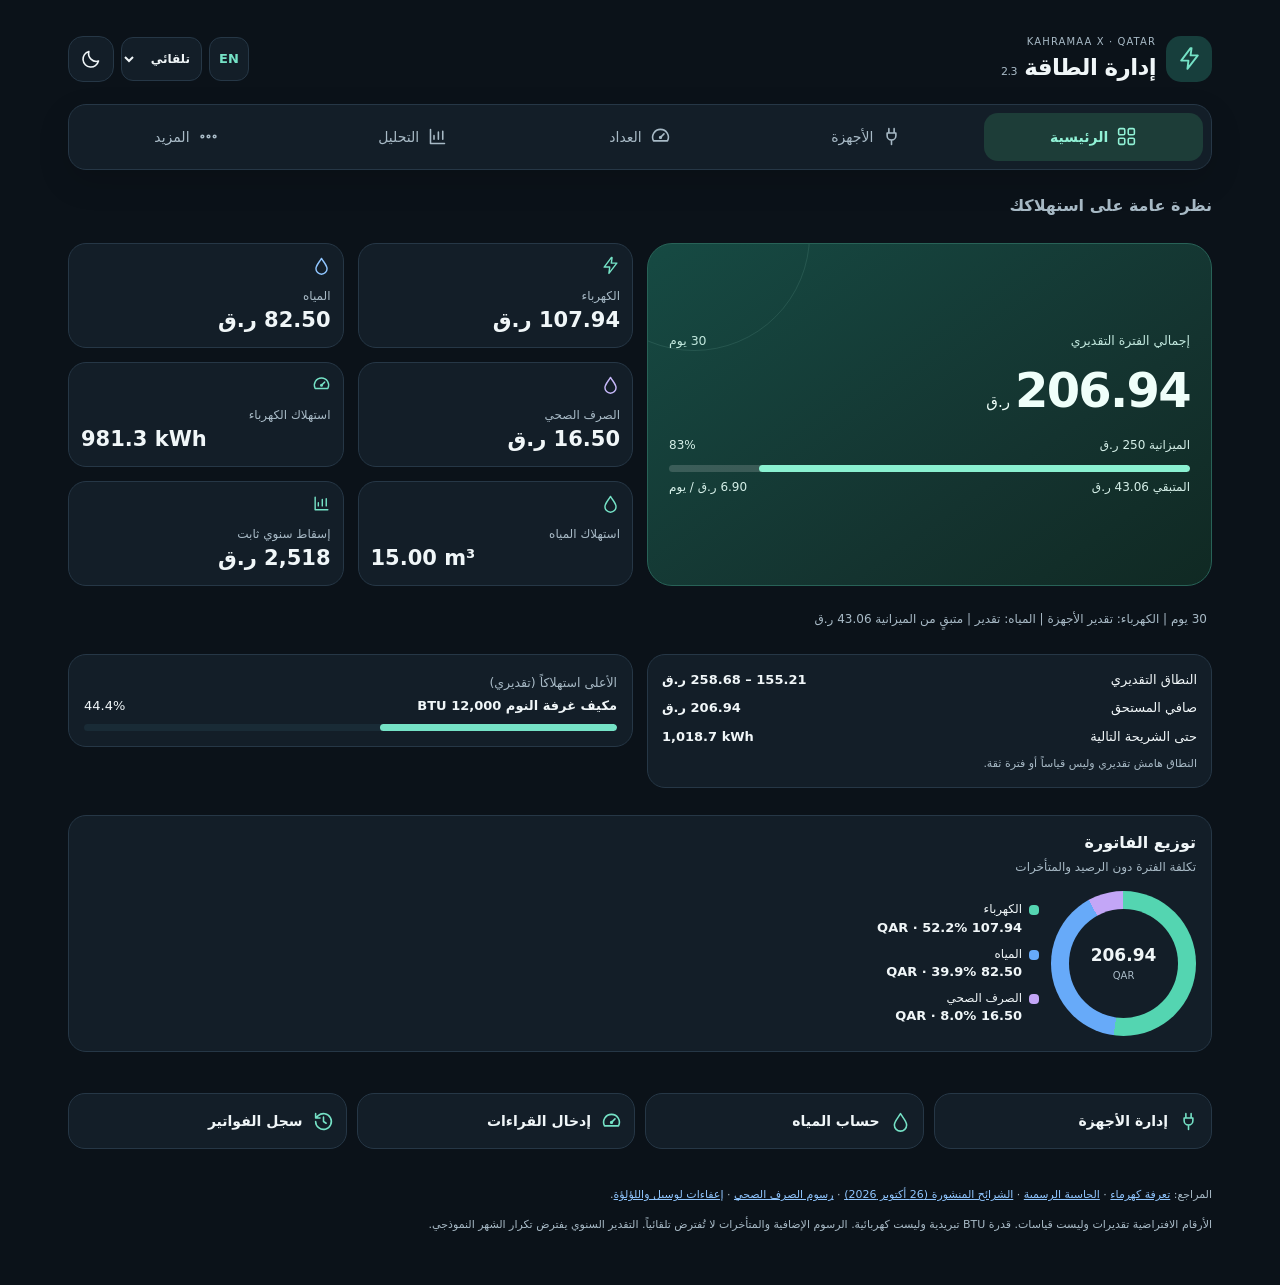
<file: kahramaa/index.html>
<!doctype html><html lang="ar" dir="rtl"><head><meta charset="utf-8"><meta name="viewport" content="width=device-width,initial-scale=1,viewport-fit=cover"><title>Kahramaa X 2.3 | إدارة الطاقة</title><meta name="theme-color" content="#101720"><link rel="manifest" href="manifest.webmanifest"><style>
:root{color-scheme:dark;--bg:#101720;--panel:#19232e;--border:#344353;--muted:#a8b7c5;--accent:#51d6bb;--blue:#78b6ff}*{box-sizing:border-box}body{margin:0;background:var(--bg);color:#f1f5f9;font:15px/1.6 system-ui,Arial,sans-serif}main{max-width:1120px;margin:auto;padding:20px 14px 50px}h1,h2,h3,p{margin:0 0 10px}h1{font-size:30px;letter-spacing:-1px}h2{font-size:19px}h3{font-size:15px}small,.muted{color:var(--muted)}a{color:var(--blue)}.panel{background:var(--panel);border:1px solid var(--border);border-radius:15px;padding:16px;margin:12px 0}.grid{display:grid;grid-template-columns:repeat(auto-fit,minmax(145px,1fr));gap:10px}.kpis{display:grid;grid-template-columns:repeat(auto-fit,minmax(140px,1fr));gap:10px}.kpi{background:#101a24;border-radius:12px;padding:12px}.kpi strong{display:block;font-size:24px;line-height:1.4;color:var(--accent);font-variant-numeric:tabular-nums}.kpi small{display:block}.row{display:flex;gap:8px;flex-wrap:wrap;align-items:center}.row>*{min-width:0}label{display:block;color:var(--muted);font-size:13px}input,select,button{font:inherit;border-radius:8px;border:1px solid var(--border);background:#111a24;color:#f1f5f9;padding:8px;width:100%;min-width:0}input[type=checkbox]{width:auto}input[type=number]{direction:ltr;text-align:right}button{width:auto;cursor:pointer;background:#243444}button.primary{background:var(--accent);color:#082921;font-weight:700;border:0}button.danger{color:#ffaaaa}button:focus-visible,input:focus-visible,select:focus-visible{outline:2px solid var(--accent)}.device{border:1px solid var(--border);border-radius:12px;padding:12px;margin:10px 0;background:#131d27}.device .head{display:flex;align-items:center;gap:8px;justify-content:space-between;margin-bottom:10px}.head .name{flex:1}.result{font-size:14px;color:var(--accent);margin-top:8px}.bar{height:10px;background:#293746;border-radius:8px;overflow:hidden}.bar i{display:block;height:100%;background:var(--accent);border-radius:8px}.barrow{margin:10px 0}.spread{display:flex;justify-content:space-between;gap:8px;align-items:center}details{margin-top:10px}summary{cursor:pointer;color:var(--blue)}table{width:100%;border-collapse:collapse;font-size:13px}td,th{border-bottom:1px solid var(--border);padding:8px;text-align:right}th{color:var(--muted)}.scroll{overflow:auto}.warning{color:#ffca83}.nav{position:sticky;top:0;background:var(--bg);z-index:2;padding:8px 0;display:flex;gap:7px;overflow:auto;white-space:nowrap}.nav a{color:#dbe7ef;text-decoration:none;background:var(--panel);padding:6px 10px;border-radius:8px;font-size:13px}section{scroll-margin-top:60px}.hidden{display:none!important}@media(max-width:480px){.grid{grid-template-columns:repeat(2,minmax(0,1fr))}.panel{padding:12px}.kpis{grid-template-columns:repeat(2,minmax(0,1fr))}.kpi strong{font-size:21px}h1{font-size:26px}}@media print{body{background:white;color:black}.panel,.device,.kpi{background:white;color:black;break-inside:avoid}.nav,button,.actions{display:none}input,select{color:black;background:white}.muted,small,label{color:#444}.kpi strong,.result{color:#005b4d}}
html{scroll-behavior:smooth}main{padding-bottom:100px}.nav{top:auto;bottom:0;position:fixed;left:0;right:0;justify-content:center;padding:8px 6px calc(8px + env(safe-area-inset-bottom));box-shadow:0 -4px 20px #0005;z-index:10}.nav a.active{background:var(--accent);color:#082921;font-weight:700}.nav a{flex:0 0 auto}.panel[hidden],.device[hidden],label[hidden]{display:none!important}.hero{background:linear-gradient(135deg,#183a3b,#19232e)}.device .grid{margin-top:8px}.device .head{flex-wrap:wrap}.device .head .name{min-width:130px}.pill{display:inline-block;padding:3px 8px;border-radius:20px;background:#253845;color:var(--accent);font-size:12px}.metric{font-size:20px;color:var(--accent)}.advancedOff .advanced{display:none}.history-item{padding:10px 0;border-bottom:1px solid var(--border)}.miniChart{display:flex;gap:5px;align-items:end;height:110px;direction:ltr}.miniChart div{flex:1;min-width:0;text-align:center;font-size:10px}.miniChart i{display:block;background:var(--accent);border-radius:4px 4px 0 0;min-height:2px}.note{border-right:3px solid var(--accent);padding:8px;margin:10px 0;background:#101a24}.themeLight{color-scheme:light;--bg:#edf3f6;--panel:#fff;--border:#cbd7dd;--muted:#435768;--accent:#087969;--blue:#145ca2;color:#12232e}.themeLight .device,.themeLight .kpi,.themeLight input,.themeLight select,.themeLight button,.themeLight .note{background:#f0f5f7;color:#12232e}.themeLight .nav a{color:#12232e}.themeLight .hero{background:#e2f1ef}.themeLight .pill{background:#dcece8}.themeLight .nav a.active{color:white}.themeLight button.primary{color:white;background:#087969}@media(max-width:480px){.nav{justify-content:flex-start}.nav a{font-size:12px;padding:8px}.device .head button{padding:5px 8px}.panel{border-radius:12px}}@media print{.panel[hidden]{display:block}.nav{display:none}}

/* 2.1 — mobile-first design system */
:root{--bg:#0b1219;--panel:#131e28;--border:#263746;--muted:#a8bac6;--accent:#75e2c6;--blue:#90c6ff;--input:#0e1821;--soft:#192b36;--text:#f0f6f8;--shadow:0 12px 32px #0002}
html{scroll-behavior:auto}body{font-family:system-ui,-apple-system,"Segoe UI",Tahoma,Arial,sans-serif;font-size:15px;line-height:1.65;color:var(--text);background:var(--bg);margin:0;min-width:0}main{width:min(100%,860px);padding:calc(14px + env(safe-area-inset-top)) max(16px,env(safe-area-inset-right)) calc(110px + env(safe-area-inset-bottom)) max(16px,env(safe-area-inset-left));margin:auto}h1,h2,h3{line-height:1.45}h1{font-size:23px;letter-spacing:-.6px;margin:0}h2{font-size:22px;margin-bottom:12px}h3{font-size:16px;margin-bottom:8px}p{overflow-wrap:anywhere}small,.muted{color:var(--muted)}.app-header{display:flex;align-items:center;justify-content:space-between;gap:12px;padding:6px 0 12px}.brand{display:flex;align-items:center;gap:10px;min-width:0}.brandmark{background:#173e3c;color:#75e2c6;width:46px;height:46px;display:grid;place-items:center;border-radius:15px;flex-shrink:0}.brandmark svg{width:25px;height:25px}.brand small{display:block;font-size:10px;letter-spacing:1.1px;direction:ltr;text-align:right}.version{font-size:11px;color:var(--muted);font-weight:500}.iconButton{width:46px;height:46px;display:grid;place-items:center;padding:0;border-radius:15px;background:var(--panel);color:var(--text)}.iconButton svg{width:21px;height:21px}.panel{background:var(--panel);border:1px solid var(--border);border-radius:23px;padding:18px;margin:12px 0;box-shadow:var(--shadow);min-width:0}.hero{background:transparent;border:0;box-shadow:none;padding:0;margin:6px 0}.hero h2{font-size:16px;color:var(--muted);margin:4px 0 12px}.billHero{background:linear-gradient(145deg,#164a43,#14332f 65%,#102923);color:#effffa;border:1px solid #286257;border-radius:25px;padding:21px;position:relative;overflow:hidden}.billHero:after{content:"";position:absolute;border:1px solid #b5ffe51a;border-radius:50%;width:230px;height:230px;top:-125px;left:-70px;pointer-events:none}.billHero small{color:#c2e8de}.billHero .bigAmount{font-size:clamp(32px,9vw,49px);font-weight:760;letter-spacing:-1.7px;line-height:1.25;direction:ltr;unicode-bidi:isolate;display:inline-block}.currency{font-size:15px;font-weight:500;margin-inline-start:5px}.budgetTrack{height:7px;background:#ffffff29;border-radius:10px;overflow:hidden;margin:10px 0 6px}.budgetTrack i{height:100%;display:block;background:#8af1d1;border-radius:10px}.budgetTrack.over i{background:#ffbd84}.budgetLine{display:flex;justify-content:space-between;gap:8px;font-size:12px;flex-wrap:wrap;color:#d5efe8}.kpis{grid-template-columns:repeat(2,minmax(0,1fr));gap:10px;margin-top:12px}.kpi{background:var(--panel);border:1px solid var(--border);border-radius:18px;padding:13px;min-width:0}.kpi strong{font-size:clamp(18px,5.2vw,25px);font-weight:700;color:var(--text);line-height:1.45;overflow-wrap:anywhere;unicode-bidi:plaintext}.kpi small{font-size:12px;line-height:1.4}.kpi svg{width:19px;height:19px;margin-bottom:5px;color:var(--accent)}.kpi:nth-child(2) svg{color:var(--blue)}.kpi:nth-child(3) svg{color:#c6b8fa}.quickGrid{display:grid;grid-template-columns:repeat(2,minmax(0,1fr));gap:10px;margin:14px 0}.quickGrid button,.moreGrid button{display:flex;align-items:center;gap:10px;text-align:right;background:var(--panel);color:var(--text);padding:12px;border-radius:17px;width:100%;min-height:56px;font-size:14px}.quickGrid svg,.moreGrid svg{width:21px;height:21px;color:var(--accent);flex:none}.quickGrid button span,.moreGrid button span{min-width:0}.moreGrid{display:grid;grid-template-columns:1fr;gap:10px}.moreGrid button{min-height:66px;justify-content:flex-start}.moreGrid small{display:block;font-size:12px}.moreGrid button>svg:last-child{margin-inline-start:auto;color:var(--muted);transform:rotate(180deg)}.overviewMeta{background:var(--panel);border:1px solid var(--border);padding:14px;border-radius:18px;margin-top:12px}.overviewMeta .spread{font-size:13px;align-items:baseline}.overviewMeta strong{color:var(--text);font-weight:650;unicode-bidi:plaintext}.overviewMeta small{display:block;margin-top:8px;font-size:11px}.overviewMeta .spread+.spread{margin-top:7px}#status{font-size:12px;padding:0 5px}.topDevice{margin-top:12px;padding:15px;border:1px solid var(--border);border-radius:18px;background:var(--panel)}.topDevice .spread{font-size:13px}.topDevice .bar{margin-top:8px}.nav{display:grid;grid-template-columns:repeat(5,minmax(0,1fr));gap:3px;max-width:860px;margin:auto;overflow:visible;background:var(--panel);border:1px solid var(--border);border-bottom:0;border-radius:21px 21px 0 0;padding:8px 6px calc(8px + env(safe-area-inset-bottom));box-shadow:0 -8px 30px #0003;white-space:normal;align-items:stretch}.nav a{display:flex;min-width:0;min-height:53px;flex-direction:column;align-items:center;justify-content:center;gap:3px;padding:5px 2px;border-radius:14px;background:transparent;color:var(--muted);font-size:11px;line-height:1.3;text-align:center}.nav a svg{width:21px;height:21px}.nav a.active{background:#1d3d38;color:#91f2d6;font-weight:700}.grid{grid-template-columns:repeat(2,minmax(0,1fr));gap:12px 10px}.grid>*{min-width:0}label{font-size:12px;font-weight:550;line-height:1.5;overflow-wrap:anywhere}input,select,textarea,button{font:inherit;font-size:16px;min-height:46px;max-width:100%;border-radius:12px;border:1px solid var(--border);background:var(--input);color:var(--text);padding:10px 11px}input,select,textarea{margin-top:5px;width:100%}textarea{resize:vertical;min-height:110px}input[type=checkbox]{width:23px;height:23px;min-height:23px;accent-color:var(--accent);margin:5px;vertical-align:middle}label:has(>input[type=checkbox]){display:flex;align-items:center;gap:8px;min-height:46px;justify-content:space-between;background:var(--input);padding:8px;border:1px solid var(--border);border-radius:12px}button{width:auto;cursor:pointer;font-size:14px;font-weight:600;background:var(--soft);touch-action:manipulation}button.primary{background:var(--accent);color:#082d25}button.danger{color:#ffb5b5}button:active,.nav a:active{transform:scale(.98)}.row{gap:8px}.row.actions{align-items:stretch}.row.actions>select,.row.actions>input{flex:1 1 100%!important;margin:0;min-width:0!important}.row.actions>button{flex:1 1 auto}.device{padding:0;border-radius:18px;background:var(--input);overflow:hidden;margin:10px 0}.deviceSummary{display:flex;align-items:center;gap:9px;padding:11px;min-height:70px}.deviceToggle{display:flex;align-items:center;gap:10px;flex:1;min-width:0;text-align:right;border:0;background:transparent;padding:0;min-height:46px;color:var(--text)}.deviceGlyph{display:grid;place-items:center;width:42px;height:42px;border-radius:13px;background:var(--soft);color:var(--accent);font-size:21px;flex:none}.deviceTitle{flex:1;min-width:0;overflow-wrap:anywhere}.deviceTitle strong{font-size:14px;display:block;line-height:1.45}.deviceTitle small{font-size:11px;display:block;color:var(--muted);line-height:1.5}.deviceChevron{font-size:19px;color:var(--muted);transition:transform .15s;flex:none}.device.expanded .deviceChevron{transform:rotate(-90deg)}.deviceSwitch{display:flex!important;align-items:center;justify-content:center;background:transparent!important;border:0!important;padding:0!important;min-height:44px!important;flex:none}.deviceSwitch input{appearance:none;width:42px;height:25px;border-radius:30px;background:#52606a;padding:0;margin:0;border:0;position:relative;cursor:pointer}.deviceSwitch input:before{content:"";position:absolute;top:3px;left:3px;background:white;width:19px;height:19px;border-radius:50%;transition:transform .15s}.deviceSwitch input:checked{background:#198972}.deviceSwitch input:checked:before{transform:translateX(17px)}.deviceBody{border-top:1px solid var(--border);padding:12px}.deviceBody[hidden]{display:none!important}.device .head{margin:0 0 8px;gap:8px}.device .head .name{min-width:0;flex:1 1 100%}.device .head button{flex:1;padding:10px}.device .result{margin-top:10px;line-height:1.7;font-size:12px;background:var(--soft);padding:9px;border-radius:10px}.note,.result{background:var(--input);border-radius:12px;padding:12px;font-size:13px;overflow-wrap:anywhere}.bar{height:7px;background:var(--soft)}.bar i{background:var(--accent)}.barrow .spread{flex-wrap:wrap;gap:3px}.barrow .spread small{white-space:normal;unicode-bidi:plaintext}.spread>*{min-width:0;overflow-wrap:anywhere}.scroll{max-width:100%;overflow-x:auto;overscroll-behavior-inline:contain}th,td{font-size:12px;padding:9px 7px}details{border:1px solid var(--border);border-radius:13px;padding:11px;margin:13px 0}summary{min-height:36px;line-height:2;cursor:pointer;color:var(--blue);font-weight:600}.history-item button{font-size:12px}.miniChart{gap:3px}.toolsGroup{margin:12px 0;border:1px solid var(--border);border-radius:16px;padding:13px}.toolsGroup summary{color:var(--text)}footer{font-size:11px;margin-top:22px;line-height:1.8}footer a{overflow-wrap:anywhere}.themeLight{--bg:#f2f6f5;--panel:#fff;--border:#dce6e4;--muted:#536965;--accent:#087c65;--blue:#21659d;--input:#f4f8f7;--soft:#e8f1ef;--text:#142d2a;--shadow:0 9px 24px #1b473b08;color:var(--text)}.themeLight .hero{background:transparent}.themeLight .nav a{color:var(--muted)}.themeLight .nav a.active{background:#dcefe8;color:#086750}.themeLight .device,.themeLight .kpi,.themeLight input,.themeLight select,.themeLight button,.themeLight .note{background:var(--input);color:var(--text)}.themeLight .kpi,.themeLight .quickGrid button,.themeLight .moreGrid button{background:var(--panel)}.themeLight .deviceSwitch input{background:#8a9a98}.themeLight .deviceSwitch input:checked{background:#198972}.themeLight .deviceToggle{background:transparent}.themeLight button.primary{color:white;background:#087969}.themeLight .danger{color:#a52b38}.themeLight .billHero{background:linear-gradient(145deg,#126f5c,#0b4a3d);color:white}.themeLight .billHero small{color:#d6f5ed}.themeLight .kpi svg{color:#087969}.themeLight .kpi:nth-child(2) svg{color:#21659d}.themeLight .kpi:nth-child(3) svg{color:#7354a7}.themeLight .brandmark{background:#d8eee8;color:#087969}@media(min-width:650px){main{padding-inline:28px}.kpis{grid-template-columns:repeat(4,minmax(0,1fr))}.quickGrid{grid-template-columns:repeat(4,minmax(0,1fr))}.moreGrid{grid-template-columns:repeat(2,minmax(0,1fr))}.grid{grid-template-columns:repeat(3,minmax(0,1fr))}.row.actions>select,.row.actions>input{flex:2 1 190px!important}.row.actions>button{flex:0 1 auto}.panel{padding:23px}.hero{padding:0}}@media(max-width:350px){main{padding-inline:10px}.panel{padding:12px}.hero{padding:0}.grid{grid-template-columns:1fr}.nav a{font-size:10px}.kpi{padding:10px}.billHero{padding:16px}.deviceSummary{gap:6px;padding:8px}.deviceGlyph{width:35px;height:35px}.quickGrid button{font-size:12px}}@media(prefers-reduced-motion:reduce){*{transition:none!important;scroll-behavior:auto!important}}@media print{main{width:100%;padding:0}.nav,.app-header,.quickGrid,#more,.iconButton,.deviceSwitch,.deviceToggle .deviceChevron{display:none!important}.panel[hidden]:not(#more),.deviceBody[hidden]{display:block!important}.device[hidden]{display:block!important}.panel,.billHero,.kpi,.overviewMeta,.topDevice{background:white!important;color:black!important;box-shadow:none;border:1px solid #aaa}.billHero small,.budgetLine,.kpi strong,.overviewMeta strong{color:black!important}}

/* 2.2 — independent device-aware layouts, including desktop-site mode */
.srOnly{position:absolute;width:1px;height:1px;padding:0;margin:-1px;overflow:hidden;clip:rect(0,0,0,0);white-space:nowrap;border:0}.headerControls{display:flex;align-items:center;gap:7px;flex-shrink:0}.layoutControl{display:block;margin:0}.layoutControl select{margin:0;min-height:44px;width:auto;max-width:100px;font-size:12px;padding:7px;border-radius:12px;color:var(--text);background:var(--panel)}.layoutInfo{padding:12px;border:1px solid var(--border);border-radius:14px;margin:0 0 16px;background:var(--input)}.layoutInfo p{margin:3px 0;font-size:13px}.layoutInfo small{font-size:12px}
html.layout-mobile{zoom:var(--device-zoom,1)}
.layout-mobile main{width:100%;max-width:600px;padding-inline:max(14px,env(safe-area-inset-left));padding-top:calc(12px + env(safe-area-inset-top));padding-bottom:calc(105px + env(safe-area-inset-bottom))}
.layout-mobile .app-header{gap:8px;padding-bottom:12px}.layout-mobile h1{font-size:21px}.layout-mobile .brand{gap:8px}.layout-mobile .brandmark{width:42px;height:42px}.layout-mobile .brand small{font-size:10px}.layout-mobile .iconButton{width:44px;height:44px}
.layout-mobile .panel{padding:16px;border-radius:20px;margin:10px 0}.layout-mobile .hero{padding:0}.layout-mobile .kpis,.layout-mobile .quickGrid{grid-template-columns:repeat(2,minmax(0,1fr));gap:9px}.layout-mobile .kpi{padding:13px;min-height:95px}.layout-mobile .kpi strong{font-size:22px}.layout-mobile .kpi small{font-size:13px}.layout-mobile .kpi svg{width:21px;height:21px}.layout-mobile .grid{grid-template-columns:repeat(2,minmax(0,1fr));gap:12px 9px}.layout-mobile .moreGrid{grid-template-columns:1fr}.layout-mobile .billHero{padding:19px}.layout-mobile .billHero .bigAmount{font-size:42px}.layout-mobile .billHero small,.layout-mobile .budgetLine{font-size:13px}.layout-mobile #status{font-size:13px}.layout-mobile .overviewMeta .spread{font-size:14px}.layout-mobile .overviewMeta small{font-size:12px}.layout-mobile .topDevice .spread{font-size:14px}
.layout-mobile .row.actions>select,.layout-mobile .row.actions>input{flex:1 1 100%!important}.layout-mobile .row.actions>button{flex:1 1 auto}.layout-mobile .nav{max-width:none;width:100%;margin:0;border-radius:20px 20px 0 0;padding:7px 5px calc(7px + env(safe-area-inset-bottom));gap:2px}.layout-mobile .nav a{min-height:58px;font-size:12px}.layout-mobile .nav a svg{width:23px;height:23px}.layout-mobile .deviceSummary{min-height:81px;padding:12px 10px;gap:8px}.layout-mobile .deviceTitle strong{font-size:15px}.layout-mobile .deviceTitle small{font-size:13px}.layout-mobile .deviceSwitch{min-width:48px;min-height:48px!important}.layout-mobile .deviceSwitch input{width:44px;height:27px}.layout-mobile .deviceSwitch input:before{width:21px;height:21px}.layout-mobile .deviceSwitch input:checked:before{transform:translateX(17px)}.layout-mobile label{font-size:13px}.layout-mobile button{font-size:14px}.layout-mobile input,.layout-mobile select,.layout-mobile textarea{font-size:16px;min-height:48px}.layout-mobile .layoutControl select{font-size:12px;min-height:44px}.layout-mobile input[type=checkbox]{min-height:23px}.layout-mobile .deviceSwitch input{min-height:27px}.layout-mobile footer{font-size:12px;line-height:1.8}.layout-mobile .quickGrid button{font-size:14px;min-height:60px}.layout-mobile .deviceBody{padding:13px}
.layout-mobile.compact-mobile main{padding-inline:10px}.layout-mobile.compact-mobile .panel{padding:12px}.layout-mobile.compact-mobile .hero{padding:0}.layout-mobile.compact-mobile .grid{grid-template-columns:1fr}.layout-mobile.compact-mobile .app-header h1{font-size:17px}.layout-mobile.compact-mobile .brandmark{width:34px;height:34px}.layout-mobile.compact-mobile .brand small{font-size:9px}.layout-mobile.compact-mobile .headerControls{gap:4px}.layout-mobile.compact-mobile .layoutControl select{max-width:82px}.layout-mobile.compact-mobile .nav a{font-size:10px}.layout-mobile.compact-mobile .kpi strong{font-size:19px}
.layout-desktop main{max-width:1200px;width:100%;padding:28px 28px 40px}.layout-desktop .app-header{padding:6px 0 20px}.layout-desktop .nav{position:sticky;top:8px;bottom:auto;left:auto;right:auto;width:100%;max-width:none;margin:0 0 20px;grid-template-columns:repeat(5,minmax(0,1fr));border:1px solid var(--border);border-radius:18px;padding:8px;box-shadow:var(--shadow);gap:8px}.layout-desktop .nav a{flex-direction:row;font-size:14px;gap:8px;min-height:48px}.layout-desktop .kpis{grid-template-columns:repeat(3,minmax(0,1fr));gap:14px}.layout-desktop .quickGrid{grid-template-columns:repeat(4,minmax(0,1fr))}.layout-desktop .moreGrid{grid-template-columns:repeat(2,minmax(0,1fr))}.layout-desktop .grid{grid-template-columns:repeat(3,minmax(0,1fr));gap:14px}.layout-desktop .panel{padding:24px}.layout-desktop .hero{padding:0}.layout-desktop .billHero .bigAmount{font-size:48px}.layout-desktop .kpi{padding:17px}.layout-desktop .kpi strong{font-size:26px}.layout-desktop .deviceSummary{min-height:78px}.layout-desktop .deviceTitle strong{font-size:16px}.layout-desktop .deviceTitle small{font-size:13px}.layout-desktop .row.actions>select,.layout-desktop .row.actions>input{flex:2 1 190px!important}.layout-desktop .row.actions>button{flex:0 1 auto}
@media(min-width:1050px){.layout-desktop .kpis{grid-template-columns:repeat(3,minmax(0,1fr))}.layout-desktop .hero{display:grid;grid-template-columns:1fr 1fr;gap:14px;align-items:start}.layout-desktop .hero[hidden]{display:none!important}.layout-desktop .hero h2,.layout-desktop .hero #status,.layout-desktop .hero .quickGrid{grid-column:1/-1}.layout-desktop .hero #billHero{grid-column:1;align-self:stretch;display:flex}.layout-desktop .hero #billHero .billHero{width:100%;display:flex;flex-direction:column;justify-content:center}.layout-desktop .hero .kpis{grid-column:2;grid-template-columns:repeat(2,minmax(0,1fr));margin:0}.layout-desktop .hero .kpi{padding:12px}.layout-desktop .hero .kpi strong{font-size:21px}.layout-desktop .hero #smartOverview,.layout-desktop .hero #topDevice{min-width:0}.layout-desktop .hero .overviewMeta,.layout-desktop .hero .topDevice{margin-top:0}}
@media(max-width:550px){.layout-desktop main{padding:14px 12px 30px}.layout-desktop .nav a{flex-direction:column;font-size:11px;gap:3px}.layout-desktop .kpis,.layout-desktop .grid,.layout-desktop .quickGrid{grid-template-columns:repeat(2,minmax(0,1fr))}.layout-desktop .panel{padding:14px}.layout-desktop .hero{padding:0}}
@media print{html.layout-mobile{zoom:1!important}.layout-mobile main,.layout-desktop main{max-width:none;width:100%;padding:0}.layout-desktop .hero{display:block}.layout-desktop .hero[hidden]{display:block!important}.headerControls,.layoutInfo{display:none!important}}

.langButton{min-width:40px;min-height:44px;padding:6px;font-size:13px;font-weight:750;color:var(--accent);background:var(--panel);border-radius:12px}
.visualCard{background:var(--panel);border:1px solid var(--border);border-radius:18px;padding:15px;margin:13px 0;min-width:0;overflow:hidden}.visualCard h3{font-size:16px;margin:0 0 4px}.visualCard p{font-size:12px;margin:0 0 13px}.donutLayout{display:grid;grid-template-columns:minmax(100px,145px) minmax(0,1fr);align-items:center;gap:12px}.donutRing{aspect-ratio:1;border-radius:50%;display:grid;place-items:center}.donutHole{width:75%;aspect-ratio:1;border-radius:50%;background:var(--panel);display:flex;flex-direction:column;justify-content:center;align-items:center;line-height:1.25;text-align:center}.donutHole strong{font-size:17px;direction:ltr;color:var(--text);max-width:100%;overflow-wrap:anywhere}.donutHole small{font-size:10px;margin-top:4px}.chartLegend{display:grid;gap:8px;min-width:0}.legendItem{display:grid;grid-template-columns:10px minmax(0,1fr);gap:7px;align-items:start;font-size:12px;line-height:1.45}.legendDot{width:10px;height:10px;border-radius:4px;margin-top:4px}.legendItem b{display:block;font-size:13px;font-variant-numeric:tabular-nums;color:var(--text)}.chartBars{display:grid;gap:12px}.chartBarLine{display:flex;justify-content:space-between;gap:8px;font-size:13px;flex-wrap:wrap}.chartBarTrack{height:12px;border-radius:7px;background:var(--soft);overflow:hidden;margin-top:5px}.chartBarTrack i{display:block;height:100%;border-radius:7px}.lineChart{width:100%;height:auto;display:block}.lineChart text{fill:var(--muted);font-size:10px}.lineChart .gridLine{stroke:var(--border);stroke-width:1}.lineChart .historyLine{fill:none;stroke:var(--accent);stroke-width:2.5;stroke-linejoin:round;stroke-linecap:round}.lineChart circle{fill:var(--panel);stroke:var(--accent);stroke-width:2}.chartFoot{font-size:11px;color:var(--muted);margin-top:9px}.layout-desktop #billChart{grid-column:1/-1}.layout-mobile .visualCard{padding:13px}.layout-mobile .headerControls{gap:5px}.layout-mobile .langButton{min-width:38px;padding:5px}.layout-mobile .brand small{letter-spacing:.3px}.layout-mobile .layoutControl select{max-width:83px}.layout-mobile .app-header h1{font-size:18px}.layout-mobile .brandmark{width:36px;height:36px}.layout-mobile .iconButton{width:40px;height:44px}.layout-mobile .brand{gap:6px}.layout-mobile.compact-mobile .brand small{display:none}.layout-mobile.compact-mobile .app-header h1{font-size:15px}.layout-mobile.compact-mobile .donutLayout{grid-template-columns:1fr}.layout-mobile.compact-mobile .donutRing{width:125px;margin:auto}.layout-mobile.compact-mobile .headerControls{gap:3px}.layout-mobile.compact-mobile .brandmark{width:30px;height:30px}.layout-mobile.compact-mobile .layoutControl select{max-width:72px}
html[dir=ltr] .brand small,html[dir=ltr] .deviceToggle,html[dir=ltr] .quickGrid button,html[dir=ltr] .moreGrid button,html[dir=ltr] td,html[dir=ltr] th,html[dir=ltr] input[type=number]{text-align:left}html[dir=ltr] .note{border-right:0;border-left:3px solid var(--accent)}html[dir=ltr] .moreGrid button>svg:last-child{transform:none}html[dir=ltr] .deviceChevron{transform:rotate(180deg)}html[dir=ltr] .device.expanded .deviceChevron{transform:rotate(-90deg)}html[dir=ltr] .billHero:after{right:-70px;left:auto}.layout-mobile[dir=ltr] .app-header h1{font-size:16px}.layout-mobile[dir=ltr] .brand small{font-size:9px}.layout-mobile[dir=ltr] .layoutControl select{max-width:79px}.layout-mobile .app-header .brand{min-width:0}.layout-mobile .app-header h1{overflow-wrap:anywhere}
@media print{.visualCard{break-inside:avoid;box-shadow:none}.langButton{display:none}}
</style></head><body><main><header class="app-header"><div class="brand"><div class="brandmark"><svg viewBox="0 0 24 24" fill="none" stroke="currentColor" stroke-width="1.8" stroke-linecap="round" stroke-linejoin="round" aria-hidden="true"><path d="m13 2-9 12h7l-1 8 10-13h-7l1-7Z"/></svg></div><div><small>KAHRAMAA X · QATAR</small><h1>إدارة الطاقة <span class="version">2.3</span></h1></div></div><div class="headerControls"><button type="button" id="langToggle" class="langButton" aria-label="Switch language">EN</button><label class="layoutControl"><span class="srOnly">وضع العرض</span><select id="layoutSwitch" aria-label="وضع العرض"><option value="auto">تلقائي</option><option value="mobile">هاتف</option><option value="desktop">كمبيوتر</option></select></label><button class="iconButton" id="themeToggle" aria-label="تبديل المظهر"><svg viewBox="0 0 24 24" fill="none" stroke="currentColor" stroke-width="1.8" stroke-linecap="round" stroke-linejoin="round" aria-hidden="true"><path d="M20 15A9 9 0 0 1 9 4a9 9 0 1 0 11 11Z"/></svg></button></div></header><nav class="nav" aria-label="التنقل الرئيسي"><a href="#overview" aria-label="الرئيسية"><svg viewBox="0 0 24 24" fill="none" stroke="currentColor" stroke-width="1.8" stroke-linecap="round" stroke-linejoin="round" aria-hidden="true"><rect x="3" y="3" width="7" height="7" rx="1.5"/><rect x="14" y="3" width="7" height="7" rx="1.5"/><rect x="3" y="14" width="7" height="7" rx="1.5"/><rect x="14" y="14" width="7" height="7" rx="1.5"/></svg><span>الرئيسية</span></a><a href="#devices" aria-label="الأجهزة"><svg viewBox="0 0 24 24" fill="none" stroke="currentColor" stroke-width="1.8" stroke-linecap="round" stroke-linejoin="round" aria-hidden="true"><path d="M9 3v5m6-5v5M7 8h10v3a5 5 0 0 1-5 5v5m-5-13v3a5 5 0 0 0 5 5"/></svg><span>الأجهزة</span></a><a href="#meter" aria-label="العداد"><svg viewBox="0 0 24 24" fill="none" stroke="currentColor" stroke-width="1.8" stroke-linecap="round" stroke-linejoin="round" aria-hidden="true"><path d="M4 17a9 9 0 1 1 16 0H4Z M12 13l4-4"/><circle cx="12" cy="13" r="1"/></svg><span>العداد</span></a><a href="#analysis" aria-label="التحليل"><svg viewBox="0 0 24 24" fill="none" stroke="currentColor" stroke-width="1.8" stroke-linecap="round" stroke-linejoin="round" aria-hidden="true"><path d="M4 20V4m0 16h16M8 15v-4m5 4V7m5 8v-9"/></svg><span>التحليل</span></a><a href="#more" aria-label="المزيد"><svg viewBox="0 0 24 24" fill="none" stroke="currentColor" stroke-width="1.8" stroke-linecap="round" stroke-linejoin="round" aria-hidden="true"><circle cx="5" cy="12" r="1.5"/><circle cx="12" cy="12" r="1.5"/><circle cx="19" cy="12" r="1.5"/></svg><span>المزيد</span></a></nav>
<section id="overview" class="panel hero"><h2>نظرة عامة على استهلاكك</h2><div id="billHero"></div><div class="kpis" id="kpis"></div><p id="status" class="muted" style="margin-top:10px"></p><div id="smartOverview"></div><div id="topDevice"></div><div id="billChart" class="visualCard"></div><div class="quickGrid"><button data-tab="devices"><svg viewBox="0 0 24 24" fill="none" stroke="currentColor" stroke-width="1.8" stroke-linecap="round" stroke-linejoin="round" aria-hidden="true"><path d="M9 3v5m6-5v5M7 8h10v3a5 5 0 0 1-5 5v5m-5-13v3a5 5 0 0 0 5 5"/></svg><span>إدارة الأجهزة</span></button><button data-tab="water"><svg viewBox="0 0 24 24" fill="none" stroke="currentColor" stroke-width="1.8" stroke-linecap="round" stroke-linejoin="round" aria-hidden="true"><path d="M12 3C9 8 5 12 5 16a7 7 0 0 0 14 0c0-4-4-8-7-13Z"/></svg><span>حساب المياه</span></button><button data-tab="meter"><svg viewBox="0 0 24 24" fill="none" stroke="currentColor" stroke-width="1.8" stroke-linecap="round" stroke-linejoin="round" aria-hidden="true"><path d="M4 17a9 9 0 1 1 16 0H4Z M12 13l4-4"/><circle cx="12" cy="13" r="1"/></svg><span>إدخال القراءات</span></button><button data-tab="history"><svg viewBox="0 0 24 24" fill="none" stroke="currentColor" stroke-width="1.8" stroke-linecap="round" stroke-linejoin="round" aria-hidden="true"><path d="M3 12a9 9 0 1 0 3-6.7L3 8m0-5v5h5m4-1v5l3 2"/></svg><span>سجل الفواتير</span></button></div></section><section id="more" class="panel" hidden><h2>المزيد</h2><p class="muted">جميع أدواتك وإعداداتك في مكان واحد.</p><div class="moreGrid"><button data-tab="water"><svg viewBox="0 0 24 24" fill="none" stroke="currentColor" stroke-width="1.8" stroke-linecap="round" stroke-linejoin="round" aria-hidden="true"><path d="M12 3C9 8 5 12 5 16a7 7 0 0 0 14 0c0-4-4-8-7-13Z"/></svg><span>المياه<small>حساب الاستخدام والتكلفة</small></span><svg viewBox="0 0 24 24" fill="none" stroke="currentColor" stroke-width="1.8" stroke-linecap="round" stroke-linejoin="round" aria-hidden="true"><path d="m9 5 7 7-7 7"/></svg></button><button data-tab="history"><svg viewBox="0 0 24 24" fill="none" stroke="currentColor" stroke-width="1.8" stroke-linecap="round" stroke-linejoin="round" aria-hidden="true"><path d="M3 12a9 9 0 1 0 3-6.7L3 8m0-5v5h5m4-1v5l3 2"/></svg><span>سجل الفواتير<small>متابعة الاستهلاك عبر الوقت</small></span><svg viewBox="0 0 24 24" fill="none" stroke="currentColor" stroke-width="1.8" stroke-linecap="round" stroke-linejoin="round" aria-hidden="true"><path d="m9 5 7 7-7 7"/></svg></button><button data-tab="tools"><svg viewBox="0 0 24 24" fill="none" stroke="currentColor" stroke-width="1.8" stroke-linecap="round" stroke-linejoin="round" aria-hidden="true"><path d="m14 6 4-3 3 3-3 4-4 1-8 10-3-3 9-9 2-3Z"/></svg><span>مختبر الطاقة<small>الطقس والبطاريات والاستبدال</small></span><svg viewBox="0 0 24 24" fill="none" stroke="currentColor" stroke-width="1.8" stroke-linecap="round" stroke-linejoin="round" aria-hidden="true"><path d="m9 5 7 7-7 7"/></svg></button><button data-tab="settings"><svg viewBox="0 0 24 24" fill="none" stroke="currentColor" stroke-width="1.8" stroke-linecap="round" stroke-linejoin="round" aria-hidden="true"><circle cx="12" cy="12" r="3"/><path d="m12 2 2 3 3 1 4 1-1 4 1 4-4 1-3 1-2 5-2-5-3-1-4-1 1-4-1-4 4-1 3-1 2-3Z"/></svg><span>الإعدادات والبيانات<small>التعرفة والميزانية والنسخ الاحتياطية</small></span><svg viewBox="0 0 24 24" fill="none" stroke="currentColor" stroke-width="1.8" stroke-linecap="round" stroke-linejoin="round" aria-hidden="true"><path d="m9 5 7 7-7 7"/></svg></button></div></section>
<section id="settings" class="panel"><h2>الإعدادات</h2><div class="layoutInfo"><strong>عرض متكيف مع جهازك</strong><p id="layoutStatus" class="muted"></p><small>يمكن تغيير وضع العرض من أعلى الشاشة. يحاول الوضع التلقائي اكتشاف الهواتف حتى عندما يطلب المتصفح نسخة الكمبيوتر.</small></div><div class="grid" id="settingsFields"></div><details><summary>عرض شرائح التعرفة وتعديلها</summary><p class="muted">الحدود شهرية تراكمية. آخر شريحة بلا حد. غيّر الأسعار عند تغير التعرفة الرسمية. يمكن تقدير تعديل حدود الشرائح وفق نسبة أيام الفترة إلى 30 يوماً؛ اختر الحدود الثابتة للمقارنة مع فاتورة فعلية. لا نعرف قاعدة التقريب الرسمية الدقيقة.</p><div id="rates"></div></details></section>
<section id="devices" class="panel"><h2>الأجهزة الكهربائية</h2><p class="muted">اضغط على أي جهاز لتعديل تفاصيله، أو استخدم المفتاح لإيقاف احتساب استهلاكه.</p><div id="deviceTotals" class="overviewMeta" style="margin:0 0 14px"></div><div class="row actions"><select id="catalog" style="flex:1;min-width:150px"></select><button class="primary" id="add">+ إضافة جهاز</button><button id="custom">+ جهاز مخصص</button></div><div class="row actions" style="margin-top:10px"><input id="deviceSearch" placeholder="بحث عن جهاز مضاف..." style="flex:1"><button id="simpleMode">الوضع البسيط</button></div><div id="deviceList"></div></section>
<section id="water" class="panel"><h2>استهلاك المياه</h2><div class="grid" id="waterFields"></div><div id="waterDetail"></div><p class="muted" id="waterResult"></p></section>
<section id="meter" class="panel"><h2>قراءات العداد والفاتورة الحقيقية</h2><p class="muted">اختياري: أدخل قراءتين أو الاستهلاك المكتوب في الفاتورة. يمكن استخدام القياس الحقيقي بدلاً من تقديرات الأجهزة والمياه، ومقارنة الفرق.</p><div class="grid"><label>تاريخ قراءة البداية<input id="periodStart" type="date"></label><label>تاريخ قراءة النهاية<input id="periodEnd" type="date"></label></div><button id="applyDates">احتساب مدة الفوترة من التاريخين</button><div class="grid" id="meterFields"></div><div id="meterResult" class="result"></div></section>
<section id="analysis" class="panel"><h2>التحليل الذكي والتوفير</h2><div id="energyChart" class="visualCard"></div><div id="chart"></div><div id="savingChart" class="visualCard"></div><h3 style="margin-top:18px">تفاصيل الشرائح</h3><div class="scroll" id="breakdown"></div><h3 style="margin-top:18px">محاكاة التوفير</h3><div class="grid" id="savingFields"></div><div id="savingResult" class="result"></div><p class="muted">تطبق نسب التخفيض على الاستهلاك المحدد، وليست توقعاً مضموناً لكفاءة أي إجراء.</p><div id="tips" style="margin-top:12px"></div></section>
<section id="history" class="panel"><h2>سجل الاستهلاك والفواتير</h2><p class="muted">أدخل استهلاك الفترة من الفاتورة أو العداد، واحفظه بتاريخ مستقل. لا تحفظ بيانات شخصية.</p><div class="grid"><label>تاريخ نهاية الفترة<input id="histDate" type="date"></label><label>القيمة الفعلية للفاتورة (اختياري)<input id="histBill" type="number" min="0" step=".01"></label></div><div class="row actions" style="margin-top:10px"><button class="primary" id="saveHistory">حفظ الفترة الحالية</button><button id="exportHistory">تصدير السجل CSV</button></div><div id="historyChart" class="visualCard"></div><div id="historyList"></div></section>
<section id="tools" class="panel"><h2>مختبر الطاقة</h2><h3>توقع التكييف حسب الطقس</h3><p class="muted">نموذج تقريبي: درجة حرارة خارجية مرجعية (أعلى من حرارة الغرفة) وحمل المكيف المدخل، مع تعديل الحرارة فقط. لا يحل محل قياس فعلي. بيانات الطقس من Open-Meteo عند الطلب، بإحداثيات عامة للدوحة.</p><div id="weatherFields" class="grid"></div><button id="getWeather" class="primary">جلب طقس الدوحة لـ 7 أيام</button><div id="weatherResult"></div><h3 style="margin-top:18px">توقع موسمي لـ 12 شهراً</h3><p class="muted">درجات الحرارة الشهرية الافتراضية قابلة للتعديل في كل شهر وليست توقعات رسمية.</p><div id="seasonFields" class="grid"></div><div id="seasonResult"></div><h3 style="margin-top:18px">مقارنة شراء جهاز أكثر كفاءة</h3><div class="grid" id="roiFields"></div><div id="roiResult" class="result"></div><h3 style="margin-top:18px">البطارية والطاقة الشمسية</h3><div class="grid" id="batteryFields"></div><div id="batteryResult" class="result"></div><h3 style="margin-top:18px">إدخال نص من ملصق الجهاز أو الفاتورة</h3><p class="muted">ألصق نصاً من ميزة التعرف على النص في هاتفك. تحقق من الوحدات والأرقام قبل نقلها؛ لا تُعتمد القيم تلقائياً.</p><textarea id="labelText" rows="4" style="width:100%;font:inherit" placeholder="مثال: Cooling capacity 12000 BTU/h; Rated input 1100 W"></textarea><button id="parseLabel">استخراج الأرقام والوحدات</button><div id="labelResult"></div></section>
<section id="data" class="panel"><h2>حفظ ومشاركة البيانات</h2><div class="row actions"><button id="csv">تصدير CSV</button><button id="backup">نسخة احتياطية JSON</button><button id="import">استيراد نسخة</button><input type="file" id="file" accept=".json,application/json" hidden style="display:none"><button onclick="window.print()">طباعة / PDF</button><button id="reset" class="danger">إعادة ضبط</button></div><p class="muted" id="storageMsg">يتم الحفظ محلياً في المتصفح عند توفر التخزين؛ لا ترسل الأداة أي بيانات. صدّر نسخة احتياطية لتجنب فقدها.</p></section>
<footer class="muted"><p>المراجع: <a href="https://km.qa/CustomerService/Pages/Tariff.aspx">تعرفة كهرماء</a> · <a href="https://km.qa/CustomerService/Pages/tariffCalculation.aspx">الحاسبة الرسمية</a> · <a href="https://dohaminute.com/guides/kahramaa-bill-calculator/">الشرائح المنشورة (26 أكتوبر 2026)</a> · <a href="https://www.ashghal.gov.qa/ar/MediaHub/News/Pages/Ashghal-and-KAHRAMAA-to-Introduce-Fee-to-Water-Bills.aspx">رسوم الصرف الصحي</a> · <a href="https://www.almeezan.qa/LawArticles.aspx?LawTreeSectionID=22409&language=ar&lawId=10330">إعفاءات لوسيل واللؤلؤة</a>.</p><p>الأرقام الافتراضية تقديرات وليست قياسات. قدرة BTU تبريدية وليست كهربائية. الرسوم الإضافية والمتأخرات لا تُفترض تلقائياً. التقدير السنوي يفترض تكرار الشهر النموذجي.</p></footer></main>
<script>
'use strict';const $=id=>document.getElementById(id), n=(v)=>Math.max(0,Number(v)||0), clamp=(v,a,b)=>Math.max(a,Math.min(b,Number(v)||0)), fmt=(v,d=2)=>Number(v).toLocaleString('en-US',{maximumFractionDigits:d,minimumFractionDigits:d}), esc=v=>String(v??'').replace(/[&<>"']/g,c=>({'&':'&amp;','<':'&lt;','>':'&gt;','"':'&quot;',"'":'&#39;'}[c]));
const tariffs={home:{e:[[2000,.11],[4000,.13],[15000,.18],[null,.26]],w:[[20,5.5],[250,7],[null,10]]},commercial:{e:[[4000,.13],[10000,.17],[null,.22]],w:[[50,6],[null,8.6]]}};
const cat=[['مكيف 12,000 BTU','ac',1100,24,55],['مكيف 18,000 BTU','ac',1650,24,55],['مكيف 24,000 BTU','ac',2200,24,55],['ثلاجة','daily',1.5],['فريزر','daily',1.3],['تلفاز LED 65 بوصة','power',150,5,100],['PS5 Slim','power',200,5,100],['ميكروويف','power',1200,.1,100],['إضاءة LED','power',10,5,100,6],['سخان ماء','power',2000,3,50],['غسالة ملابس','cycle',.8,3],['مجفف ملابس','cycle',3,3],['غسالة صحون','cycle',1.2,4],['فرن كهربائي','power',2200,1,60],['موقد كهربائي','power',1800,1,75],['غلاية ماء','power',2000,.15,100],['قلاية هوائية','power',1500,.5,70],['مكواة','power',1800,.25,60],['مكنسة','power',1200,.25,100],['مروحة','power',60,8,100],['راوتر','power',15,24,100],['حاسوب مكتبي','power',250,6,100],['لابتوب','power',65,6,100],['شاحن هاتف','power',15,2,100],['خادم منزلي / NAS','power',50,24,100],['سيارة كهربائية','cycle',30,1],['مضخة مياه','power',750,1,100],['جهاز مخصص','power',100,1,100]];
const uid=()=>Date.now().toString(36)+Math.random().toString(36).slice(2);function device(c){return {id:uid(),name:c[0],mode:c[1],qty:c[5]||1,on:true,power:c[1]==='power'||c[1]==='ac'?c[2]:100,h:c[1]==='power'||c[1]==='ac'?c[3]:1,duty:c[4]??100,energy:['daily','cycle','monthly','annual'].includes(c[1])?c[2]:1,cycles:c[1]==='cycle'?c[3]:1,days:7,standby:0,btus:c[1]==='ac'?Number(c[0].match(/[\d,]+/)[0].replace(',','')):12000,eer:10.9,acBasis:'rated',measureDays:7,litres:40,deltaT:35,efficiency:90,volts:230,amps:1,pf:.9,room:'غير مصنف',source:'estimate'};}
function defaults(){let a=device(cat[0]);a.name='مكيف غرفة النوم 12,000 BTU';let b=device(cat[0]);b.name='مكيف الصالة 12,000 BTU';return {days:30,sector:'home',sewer:20,extra:0,budget:250,custom:false,rates:JSON.parse(JSON.stringify(tariffs.home)),devices:[a,b,...[3,5,6,7,8].map(i=>device(cat[i]))],waterMode:'direct',waterM3:15,people:2,showers:1,showerMin:8,flow:8,flush:5,flushL:6,tapMin:6,tapFlow:5,laundry:3,laundryL:50,dishes:1,dishL:20,otherWater:20,meterMode:'reading',eStart:'',eEnd:'',wStart:'',wEnd:'',eDirect:'',wDirect:'',useE:false,useW:false,saveAc:20,saveOther:10,saveWater:10,prorate:true,arrears:0,credit:0,prepaid:false,meterRent:5,uncertainty:25,history:[],weather:null,referenceTemp:32,targetTemp:24,baseLoad:20,seasonTemps:[18,19,23,28,33,35,37,37,34,30,25,20],roiOld:150,roiNew:90,roiPrice:500,batteryWh:1000,batteryLoad:100,batteryEfficiency:85,batteryUsable:90,solarW:200,sunHours:5,solarEfficiency:75,theme:'dark',lang:'ar',layout:'auto',simple:true,periodStart:'',periodEnd:''};}
let s=defaults();try{const raw=localStorage.getItem('kahramaaX_v1');if(raw){let v=JSON.parse(raw);if(valid(v))s={...s,...v};}}catch(e){}function valid(v){return v&&typeof v==='object'&&Array.isArray(v.devices)&&v.devices.every(x=>x&&typeof x.name==='string'&&typeof x.id==='string')&&v.rates&&['e','w'].every(k=>Array.isArray(v.rates[k])&&v.rates[k].length>=1&&v.rates[k].every((x,i)=>Array.isArray(x)&&Number.isFinite(Number(x[1]))&&Number(x[1])>=0&&(i===v.rates[k].length-1?x[0]===null:Number.isFinite(Number(x[0]))&&Number(x[0])>(i?Number(v.rates[k][i-1][0]):0))));}
s.devices=s.devices.map(d=>({...device(cat[cat.length-1]),...d}));if(!Array.isArray(s.history))s.history=[];
const english={"إدارة الطاقة":"Energy manager","وضع العرض":"Display mode","تلقائي":"Auto","هاتف":"Mobile","كمبيوتر":"Desktop","تبديل المظهر":"Toggle theme","التنقل الرئيسي":"Main navigation","الرئيسية":"Home","الأجهزة":"Devices","العداد":"Meter","التحليل":"Analysis","المزيد":"More","نظرة عامة على استهلاكك":"Your energy overview","إدارة الأجهزة":"Manage devices","حساب المياه":"Water calculator","إدخال القراءات":"Enter readings","سجل الفواتير":"Bill history","جميع أدواتك وإعداداتك في مكان واحد.":"All your tools and settings in one place.","حساب الاستخدام والتكلفة":"Calculate usage and cost","متابعة الاستهلاك عبر الوقت":"Track consumption over time","مختبر الطاقة":"Energy lab","الطقس والبطاريات والاستبدال":"Weather, batteries and replacement","الإعدادات والبيانات":"Settings and data","التعرفة والميزانية والنسخ الاحتياطية":"Tariffs, budget and backups","الإعدادات":"Settings","عرض متكيف مع جهازك":"Adaptive layout","يمكن تغيير وضع العرض من أعلى الشاشة. يحاول الوضع التلقائي اكتشاف الهواتف حتى عندما يطلب المتصفح نسخة الكمبيوتر.":"Change the layout at the top. Auto mode detects phones even when the browser requests the desktop site.","عرض شرائح التعرفة وتعديلها":"View and edit tariff tiers","الحدود شهرية تراكمية. آخر شريحة بلا حد. غيّر الأسعار عند تغير التعرفة الرسمية. يمكن تقدير تعديل حدود الشرائح وفق نسبة أيام الفترة إلى 30 يوماً؛ اختر الحدود الثابتة للمقارنة مع فاتورة فعلية. لا نعرف قاعدة التقريب الرسمية الدقيقة.":"Cumulative monthly limits; final tier unlimited. Update rates when official tariffs change. Limits can be prorated by days divided by 30. Exact official rounding is unverified.","الأجهزة الكهربائية":"Electrical devices","اضغط على أي جهاز لتعديل تفاصيله، أو استخدم المفتاح لإيقاف احتساب استهلاكه.":"Tap a device to edit it, or use its switch to exclude its consumption.","إضافة جهاز":"Add device","جهاز مخصص":"Custom device","بحث عن جهاز مضاف...":"Search your devices...","عرض الوضع الاحترافي":"Advanced mode","عرض الوضع البسيط":"Simple mode","الوضع البسيط":"Simple mode","استهلاك المياه":"Water usage","قراءات العداد والفاتورة الحقيقية":"Meter readings and actual bill","اختياري: أدخل قراءتين أو الاستهلاك المكتوب في الفاتورة. يمكن استخدام القياس الحقيقي بدلاً من تقديرات الأجهزة والمياه، ومقارنة الفرق.":"Optional: enter readings or billed consumption. Use measured readings instead of estimates and compare the difference.","تاريخ قراءة البداية":"Start reading date","تاريخ قراءة النهاية":"End reading date","احتساب مدة الفوترة من التاريخين":"Calculate billing days","التحليل الذكي والتوفير":"Smart analysis and savings","تفاصيل الشرائح":"Tariff breakdown","محاكاة التوفير":"Savings simulator","تطبق نسب التخفيض على الاستهلاك المحدد، وليست توقعاً مضموناً لكفاءة أي إجراء.":"Reduction percentages are scenarios, not guaranteed savings.","سجل الاستهلاك والفواتير":"Consumption and bill history","أدخل استهلاك الفترة من الفاتورة أو العداد، واحفظه بتاريخ مستقل. لا تحفظ بيانات شخصية.":"Enter billed or metered consumption and save it with a date. Avoid storing personal information.","تاريخ نهاية الفترة":"Period end date","القيمة الفعلية للفاتورة (اختياري)":"Actual bill amount (optional)","حفظ الفترة الحالية":"Save current period","تصدير السجل CSV":"Export history CSV","توقع التكييف حسب الطقس":"Weather-based AC forecast","نموذج تقريبي: درجة حرارة خارجية مرجعية (أعلى من حرارة الغرفة) وحمل المكيف المدخل، مع تعديل الحرارة فقط. لا يحل محل قياس فعلي. بيانات الطقس من Open-Meteo عند الطلب، بإحداثيات عامة للدوحة.":"Approximate model using outdoor reference temperature and entered AC load. Not a substitute for measurement. Open-Meteo uses general Doha coordinates.","جلب طقس الدوحة لـ 7 أيام":"Get 7-day Doha forecast","توقع موسمي لـ 12 شهراً":"12-month seasonal estimate","درجات الحرارة الشهرية الافتراضية قابلة للتعديل في كل شهر وليست توقعات رسمية.":"Monthly temperatures are editable assumptions, not official forecasts.","مقارنة شراء جهاز أكثر كفاءة":"Compare efficient replacements","البطارية والطاقة الشمسية":"Battery and solar calculator","إدخال نص من ملصق الجهاز أو الفاتورة":"Device label or bill text","ألصق نصاً من ميزة التعرف على النص في هاتفك. تحقق من الوحدات والأرقام قبل نقلها؛ لا تُعتمد القيم تلقائياً.":"Paste recognized text. Verify units and numbers before entering them; values are not applied automatically.","مثال:":"Example:","استخراج الأرقام والوحدات":"Extract numbers and units","حفظ ومشاركة البيانات":"Save and share data","تصدير CSV":"Export CSV","نسخة احتياطية JSON":"JSON backup","استيراد نسخة":"Restore backup","طباعة / PDF":"Print / PDF","إعادة ضبط":"Reset","يتم الحفظ محلياً في المتصفح عند توفر التخزين؛ لا ترسل الأداة أي بيانات. صدّر نسخة احتياطية لتجنب فقدها.":"Data is saved locally when storage is available. Export a backup to avoid loss.","المراجع:":"Sources:","تعرفة كهرماء":"Kahramaa tariffs","الحاسبة الرسمية":"Official calculator","الشرائح المنشورة (26 أكتوبر 2026)":"Published tiers (26 October 2026)","رسوم الصرف الصحي":"Sewerage fees","إعفاءات لوسيل واللؤلؤة":"Lusail and The Pearl exemptions","الأرقام الافتراضية تقديرات وليست قياسات. قدرة BTU تبريدية وليست كهربائية. الرسوم الإضافية والمتأخرات لا تُفترض تلقائياً. التقدير السنوي يفترض تكرار الشهر النموذجي.":"Defaults are estimates. BTU is cooling capacity, not electrical input. Extra fees and arrears are not assumed. Fixed annual estimates repeat the typical period.","مكيف غرفة النوم 12,000 BTU":"Bedroom AC 12,000 BTU","مكيف الصالة 12,000 BTU":"Living room AC 12,000 BTU","مكيف 12,000 BTU":"AC 12,000 BTU","مكيف 18,000 BTU":"AC 18,000 BTU","مكيف 24,000 BTU":"AC 24,000 BTU","ثلاجة":"Refrigerator","فريزر":"Freezer","تلفاز LED 65 بوصة":"65-inch LED TV","ميكروويف":"Microwave","إضاءة LED":"LED lighting","سخان ماء":"Water heater","غسالة ملابس":"Washing machine","مجفف ملابس":"Tumble dryer","غسالة صحون":"Dishwasher","فرن كهربائي":"Electric oven","موقد كهربائي":"Electric cooktop","غلاية ماء":"Kettle","قلاية هوائية":"Air fryer","مكواة":"Iron","مكنسة":"Vacuum cleaner","مروحة":"Fan","راوتر":"Router","حاسوب مكتبي":"Desktop computer","لابتوب":"Laptop","شاحن هاتف":"Phone charger","خادم منزلي / NAS":"Home server / NAS","سيارة كهربائية":"Electric vehicle","مضخة مياه":"Water pump","غير مصنف":"Unassigned","التخزين المحلي غير متاح هنا؛ استخدم تصدير النسخة الاحتياطية لحفظ البيانات.":"Local storage unavailable. Export a backup.","أيام الفترة (شهر نموذجي)":"Billing days (typical month)","نوع التعرفة":"Tariff category","سكني: شقة / فيلا":"Residential: apartment / villa","تجاري":"Commercial","الصرف الصحي (%) — 0 إذا معفى":"Sewerage (%) — 0 if exempt","رسوم / تعديلات أخرى (ر.ق)":"Other fees / adjustments (QAR)","ميزانية الفاتورة (ر.ق)":"Bill budget (QAR)","تعديل حدود الشرائح حسب الأيام":"Prorate tier limits by days","متأخرات (ر.ق)":"Arrears (QAR)","رصيد سابق (ر.ق)":"Previous credit (QAR)","عداد مسبق الدفع":"Prepaid meter","إيجار العداد الشهري عند انطباقه":"Monthly meter rent if applicable","هامش عدم اليقين (%)":"Uncertainty margin (%)","المظهر":"Theme","ليلي":"Dark","نهاري":"Light","الكهرباء (kWh)":"Electricity (kWh)","المياه (m³)":"Water (m³)","الحد التراكمي":"Cumulative limit","الشريحة الأخيرة: بلا حد":"Final tier: unlimited","السعر (ر.ق)":"Rate (QAR)","استعادة التعرفة الأصلية":"Restore default tariffs","واط × ساعات × نسبة حمل":"Watts × hours × load","مكيف / ضاغط (BTU أو واط)":"AC / compressor (BTU or watts)","kWh لكل دورة / استخدام":"kWh per cycle / use","kWh يومياً":"kWh per day","kWh شهرياً (30 يوماً)":"kWh per month (30 days)","kWh سنوياً (ملصق الطاقة)":"kWh per year (energy label)","قياس kWh خلال عدد أيام":"Measured kWh over days","تسخين المياه (لتر ودرجات)":"Water heating (litres and temperature)","تيار وجهد ومعامل قدرة":"Current, voltage and power factor","احتساب":"Include","اسم الجهاز":"Device name","نسخ الجهاز":"Duplicate device","نسخ":"Duplicate","حذف":"Delete","طريقة الحساب":"Calculation method","العدد":"Quantity","الغرفة":"Room","مدة القياس بالأيام":"Measurement days","لترات ساخنة يومياً":"Hot water litres/day","فرق الحرارة °C":"Temperature rise °C","الكفاءة %":"Efficiency %","الجهد V":"Voltage V","التيار A":"Current A","معامل القدرة":"Power factor","ساعات يومياً":"Hours/day","أيام أسبوعياً":"Days/week","طريقة قدرة المكيف":"AC power method","الواط من الملصق":"Rated input watts","قدرة التبريد BTU/h":"Cooling capacity BTU/h","قدرة كهربائية (W)":"Electrical input (W)","ساعات التشغيل في اليوم":"Operating hours/day","متوسط الحمل أثناء التشغيل (%)":"Average operating load (%)","أيام التشغيل في الأسبوع":"Operating days/week","واط الاستعداد خارج وقت التشغيل":"Standby watts outside operating hours","الطاقة لكل دورة (kWh)":"Energy per cycle (kWh)","الدورات أسبوعياً":"Cycles/week","الطاقة لكل جهاز (kWh)":"Energy per device (kWh)","لا توجد أجهزة. أضف جهازاً من القائمة.":"No devices. Add one from the list.","طريقة حساب المياه":"Water calculation method","الاستهلاك بالمتر المكعب":"Consumption in cubic metres","حسب الاستخدام المنزلي":"Household activities","مياه الفترة (m³)":"Period water (m³)","عدد الأشخاص":"People","مرات الاستحمام يومياً لكل شخص":"Showers per person/day","دقائق الاستحمام":"Minutes per shower","تدفق الدش لتر/دقيقة":"Shower flow L/min","مرات السيفون يومياً لكل شخص":"Flushes per person/day","لتر لكل سيفون":"Litres per flush","دقائق الصنبور يومياً لكل شخص":"Tap minutes per person/day","تدفق الصنبور لتر/دقيقة":"Tap flow L/min","دورات الغسيل أسبوعياً للأسرة":"Laundry cycles/week","لتر لكل دورة غسيل":"Litres per laundry cycle","مرات غسل الصحون يومياً للأسرة":"Dishwashing uses/day","لتر لكل مرة":"Litres per use","استخدام آخر لتر يومياً للأسرة":"Other household litres/day","طريقة إدخال القياس":"Reading entry method","قراءة البداية والنهاية":"Start and end readings","استهلاك الفترة مباشرة":"Direct period consumption","الكهرباء: بداية (kWh)":"Electricity: start (kWh)","الكهرباء: نهاية (kWh)":"Electricity: end (kWh)","المياه: بداية (m³)":"Water: start (m³)","المياه: نهاية (m³)":"Water: end (m³)","استهلاك الكهرباء (kWh)":"Electricity usage (kWh)","استهلاك المياه (m³)":"Water usage (m³)","استخدام قياس الكهرباء في الفاتورة":"Use measured electricity","استخدام قياس المياه في الفاتورة":"Use measured water","خفض استهلاك المكيفات (%)":"Reduce AC consumption (%)","خفض بقية الكهرباء (%)":"Reduce other electricity (%)","خفض استهلاك المياه (%)":"Reduce water usage (%)","إجمالي الفترة التقديري":"Estimated period bill","إجمالي الفترة":"Period total","الكهرباء":"Electricity","المياه":"Water","الصرف الصحي":"Sewerage","استهلاك الكهرباء":"Electricity usage","متوسط يومي":"Daily average","إسقاط سنوي ثابت (راجع الأدوات للموسمي)":"Fixed annual projection (see seasonal tools)","إسقاط سنوي ثابت":"Fixed annual projection","قياس حقيقي":"Actual reading","تقدير الأجهزة":"Device estimate","تقدير":"Estimate","فوق الميزانية بـ":"Over budget by","متبقٍ من الميزانية":"Budget remaining","تنبيه: قراءة غير مكتملة أو غير صحيحة، استُخدم التقدير.":"Warning: invalid or incomplete reading; using estimate.","تنبيه: تحقق من حدود الشرائح المعدلة مع الفاتورة الرسمية.":"Warning: compare prorated limits with official bill.","حصة":"Allocated share","توفير الإزالة من التقدير":"Estimated savings if removed","الفترة":"Period","التقدير:":"Estimate:","لتر خلال الفترة،":"litres per period,","لتر يومياً":"litres/day","لا توجد قراءة صالحة":"No valid reading","الفرق (الفعلي − التقدير)":"Difference (actual − estimate)","الفرق:":"Difference:","ترتيب الأجهزة حسب الاستهلاك التقديري":"Devices ranked by estimated usage","توزيع تكلفة الكهرباء بين الأجهزة حسب متوسط سعر الوحدة؛ لا يمثل قياساً فردياً.":"Device cost uses the average unit price, not individual measurement.","النوع / الشريحة":"Type / tier","الوحدات":"Units","السعر":"Rate","التكلفة ر.ق":"Cost QAR","رسوم إضافية":"Extra fees","إيجار العداد (تقدير نسبي)":"Meter rent (prorated estimate)","الفاتورة بعد التوفير:":"Bill after savings:","توفير الفترة:":"Period savings:","إسقاط سنوي للتوفير:":"Annual savings projection:","خفض":"Reduction","الأولوية:":"Priority:","هو الأعلى استهلاكاً بين الأجهزة المدخلة.":"has the highest estimated usage.","أضف الأجهزة لتحديد الأعلى استهلاكاً.":"Add devices to identify the highest consumer.","حصة المكيفات":"AC share","من تقدير الأجهزة.":"of estimated device usage.","لرفع الدقة: استخدم ملصق الطاقة للثلاجة، وقياس kWh الفعلي للمكيف أو الأجهزة إن توفر، وأضف السخان والغسالة وأي جهاز غير مدخل. عند استخدام العداد، يفترض نموذج التوفير أن توزيع الكهرباء الحقيقي مماثل لتوزيع الأجهزة المقدّر.":"Improve accuracy with energy labels and measured kWh. Include heaters, washers and missing devices. Meter-based savings assume the estimated device mix.","أدخل حدوداً تصاعدية صحيحة.":"Enter valid increasing tier limits.","حذف هذا الجهاز؟":"Delete this device?","نسخة":"copy","ملف غير صالح. اختر نسخة صادرة من الحاسبة.":"Invalid file. Choose an exported backup.","حذف الإعدادات وإعادة الأجهزة الافتراضية؟":"Reset settings and restore default devices?","الجهاز":"Device","kWh تقديري":"Estimated kWh","التكلفة الموزعة ر.ق":"Allocated cost QAR","الكهرباء المعتمدة":"Electricity used","المياه المعتمدة m3":"Water used m³","رسوم أخرى":"Other fees","إيجار العداد":"Meter rent","الإجمالي":"Total","متأخرات":"Arrears","رصيد":"Credit","صافي المستحق":"Net amount due","اختر تاريخين صحيحين بفارق من يوم إلى 366 يوماً.":"Choose valid dates 1–366 days apart.","حرارة مرجعية °C":"Reference temperature °C","حرارة الغرفة المطلوبة °C":"Indoor setpoint °C","حمل أساسي نسبي %":"Relative base load %","شهر":"Month","استهلاك القديم kWh شهرياً":"Old device kWh/month","استهلاك الجديد kWh شهرياً":"New device kWh/month","تكلفة الاستبدال ر.ق":"Replacement cost QAR","سعة البطارية Wh":"Battery capacity Wh","حمل الأجهزة W":"Device load W","كفاءة العاكس %":"Inverter efficiency %","نسبة السعة القابلة للاستخدام %":"Usable capacity %","قدرة اللوح W":"Solar panel power W","ساعات شمس مكافئة":"Peak sun hours","كفاءة النظام الشمسي %":"Solar system efficiency %","النطاق التقديري":"Estimated range","حتى الشريحة التالية":"Until next tier","الشريحة الأخيرة":"Final tier","النطاق هامش تقديري وليس قياساً أو فترة ثقة.":"Range is an assumed margin, not a measurement or confidence interval.","تغير الكهرباء اليومي مقارنة بالفترة السابقة:":"Daily electricity change vs previous period:","تغير المياه:":"Water change:","لا توجد فاتورة مدخلة":"No actual bill entered","الفاتورة":"Bill","لا توجد فترات محفوظة.":"No saved periods.","قياس كهرباء فعلي":"Measured electricity","تقدير الكهرباء":"Estimated electricity","معامل معايرة إجمالي تقريبي من":"Approximate calibration factor from","توقع معاير للفترة الحالية:":"Calibrated period estimate:","لا يُطبق تلقائياً ولا يحدد استهلاك جهاز بعينه.":"Not applied automatically; cannot identify individual devices.","إجمالي سنوي تقديري:":"Estimated annual total:","فرق التكلفة الشهرية:":"Monthly cost difference:","استرداد التكلفة:":"Payback:","لا يوجد توفير موجب":"No positive savings","يفترض أن الجهاز القديم ضمن الاستهلاك الحالي":"Assumes old device is included in current usage","الطاقة المتاحة للحمل:":"Usable energy:","مدة التشغيل:":"Runtime:","أدخل حمل الأجهزة":"Enter device load","إنتاج شمسي تقريبي:":"Estimated solar production:","لا يشمل حدود قدرة العاكس":"Excludes inverter power limits","لا توجد بيانات طقس محفوظة.":"No saved weather data.","آخر جلب:":"Last fetched:","تقدير كهرباء فقط؛ بيانات Open-Meteo":"Electricity estimate only; Open-Meteo data","أيام":"days","تحقق من التاريخ والمبلغ":"Check the date and amount","توجد فترة في هذا التاريخ. حفظ فترة أخرى؟":"A period exists on this date. Save another?","حذف هذه الفترة؟":"Delete this period?","جاري جلب الطقس":"Fetching weather","تعذر جلب الطقس. يمكنك استخدام النموذج الموسمي دون اتصال.":"Weather unavailable. Use the offline seasonal model.","قد تكون بعض الأرقام قدرة تبريد لا قدرة كهربائية؛ تحقق من السياق.":"Some values may be cooling capacity rather than electrical input; verify context.","لم يتم العثور على رقم مرتبط بوحدة معروفة.":"No number with a recognized unit found.","الميزانية":"Budget","غير محددة":"Not set","المتبقي":"Remaining","تجاوز الميزانية":"Over budget","اضبط الميزانية من الإعدادات":"Set your budget in Settings","متوقف":"Off","الأعلى استهلاكاً (تقديري)":"Highest estimated consumer","أجهزة نشطة":"active devices","تكلفة الكهرباء المقدرة":"Estimated electricity cost","يدوي:":"Manual:","واجهة الهاتف":"Mobile layout","واجهة الكمبيوتر":"Desktop layout","تعويض عرض سطح المكتب":"Desktop viewport compensation","ر.ق":"QAR","kWh/يوم":"kWh/day","م³/يوم":"m³/day","يوم":"days","ساعة":"hours","لتر":"litres","فترة":"periods"};
const phrases=Object.keys(english).sort((a,b)=>b.length-a.length);
const translationPattern=new RegExp(phrases.map(k=>Array.from(k,c=>'.*+?^$()[]{}|\\'.includes(c)?'\\'+c:c).join('')).join('|'),'g');
function tr(value){const t=String(value??'');return s.lang==='en'?t.replace(translationPattern,x=>english[x]??x):t}
function translateUI(root=document.body){if(s.lang!=='en'||!root||!document.createTreeWalker)return;const walker=document.createTreeWalker(root,4);let node;while(node=walker.nextNode()){if(node.parentElement?.closest('script,style,textarea,[data-no-translate]'))continue;const next=tr(node.nodeValue);if(next!==node.nodeValue)node.nodeValue=next;}root.querySelectorAll?.('[aria-label],[title],[placeholder]').forEach(el=>{for(const attr of ['aria-label','title','placeholder'])if(el.hasAttribute(attr)){const value=el.getAttribute(attr),next=tr(value);if(value!==next)el.setAttribute(attr,next)}})}
function initLanguage(){document.documentElement.lang=s.lang==='en'?'en':'ar';document.documentElement.dir=s.lang==='en'?'ltr':'rtl';$('langToggle').textContent=s.lang==='en'?'AR':'EN';document.title=s.lang==='en'?'Kahramaa X 2.3 | Energy manager':'Kahramaa X 2.3 | إدارة الطاقة';translateUI()}
function save(){try{localStorage.setItem('kahramaaX_v1',JSON.stringify(s))}catch(e){$('storageMsg').textContent='التخزين المحلي غير متاح هنا؛ استخدم تصدير النسخة الاحتياطية لحفظ البيانات.'}}
function field(label,key,val,opts={}){let att=`data-key="${esc(key)}"`;let el=opts.options?`<select ${att}>${opts.options.map(([v,t])=>`<option value="${esc(v)}" ${String(v)===String(val)?'selected':''}>${esc(t)}</option>`).join('')}</select>`:opts.check?`<input type="checkbox" ${att} ${val?'checked':''}>`:`<input type="${opts.text?'text':'number'}" ${att} value="${esc(val)}" ${opts.text?'':`min="${opts.min??0}" max="${opts.max??100000000}" step="${opts.step??'any'}" inputmode="decimal"`}>`;return `<label>${esc(label)}${el}</label>`;}
function sf(label,k,o){return field(label,k,s[k],o)}function renderSettings(){ $('settingsFields').innerHTML=sf('أيام الفترة (شهر نموذجي)','days',{min:1,max:366})+sf('نوع التعرفة','sector',{options:[['home','سكني: شقة / فيلا'],['commercial','تجاري']]})+sf('الصرف الصحي (%) — 0 إذا معفى','sewer',{max:100})+sf('رسوم / تعديلات أخرى (ر.ق)','extra')+sf('ميزانية الفاتورة (ر.ق)','budget')+sf('تعديل حدود الشرائح حسب الأيام','prorate',{check:true})+sf('متأخرات (ر.ق)','arrears')+sf('رصيد سابق (ر.ق)','credit')+sf('عداد مسبق الدفع','prepaid',{check:true})+sf('إيجار العداد الشهري عند انطباقه','meterRent')+sf('هامش عدم اليقين (%)','uncertainty',{max:90})+sf('المظهر','theme',{options:[['dark','ليلي'],['light','نهاري']]});$('rates').innerHTML=['e','w'].map(k=>`<h3>${k==='e'?'الكهرباء (kWh)':'المياه (m³)'}</h3><div class="grid">${s.rates[k].map(([l,p],i)=>`${l!==null?field('الحد التراكمي',`rate-${k}-${i}-0`,l):'<small>الشريحة الأخيرة: بلا حد</small>'}${field('السعر (ر.ق)',`rate-${k}-${i}-1`,p,{step:.01})}`).join('')}</div>`).join('')+'<button id="restoreRates" style="margin-top:10px">استعادة التعرفة الأصلية</button>';}
const modes=[['power','واط × ساعات × نسبة حمل'],['ac','مكيف / ضاغط (BTU أو واط)'],['cycle','kWh لكل دورة / استخدام'],['daily','kWh يومياً'],['monthly','kWh شهرياً (30 يوماً)'],['annual','kWh سنوياً (ملصق الطاقة)'],['measured','قياس kWh خلال عدد أيام'],['heat','تسخين المياه (لتر ودرجات)'],['amps','تيار وجهد ومعامل قدرة']];
const expandedDevices=new Set();function glyph(d){return d.mode==='ac'?'❄':/ثلاجة|فريزر/.test(d.name)?'▥':/PS5|بلايستيشن/.test(d.name)?'⌘':/تلفاز/.test(d.name)?'▣':/إضاءة/.test(d.name)?'☼':d.mode==='heat'?'♨':'⚡'}function renderDevices(){ $('deviceList').innerHTML=s.devices.map(d=>{const f=(l,k,o)=>field(l,k,d[k],o);return `<article class="device ${expandedDevices.has(d.id)?'expanded':''}" data-id="${esc(d.id)}"><div class="deviceSummary"><button type="button" class="deviceToggle" data-expand="${esc(d.id)}" aria-expanded="${expandedDevices.has(d.id)}"><span class="deviceGlyph" aria-hidden="true">${glyph(d)}</span><span class="deviceTitle"><strong data-device-title>${esc(d.name)}</strong><small data-summary="${esc(d.id)}"></small></span><span class="deviceChevron" aria-hidden="true">‹</span></button><label class="deviceSwitch"><input type="checkbox" data-key="on" aria-label="احتساب ${esc(d.name)}" ${d.on?'checked':''}></label></div><div class="deviceBody" ${expandedDevices.has(d.id)?'':'hidden'}><div class="head"><label class="name">اسم الجهاز<input type="text" data-key="name" value="${esc(d.name)}"></label><button data-act="copy" title="نسخ الجهاز">نسخ</button><button class="danger" data-act="del" title="حذف">حذف</button></div><div class="grid">${f('طريقة الحساب','mode',{options:modes})}${f('العدد','qty',{min:1,max:10000,step:1})}${f('الغرفة','room',{text:true})}${d.mode==='measured'?f('مدة القياس بالأيام','measureDays',{min:0.01}):d.mode==='heat'?f('لترات ساخنة يومياً','litres')+f('فرق الحرارة °C','deltaT')+f('الكفاءة %','efficiency',{min:1,max:100}):d.mode==='amps'?f('الجهد V','volts')+f('التيار A','amps')+f('معامل القدرة','pf',{min:0,max:1})+f('ساعات يومياً','h',{max:24})+f('أيام أسبوعياً','days',{max:7}):''}${['ac','power'].includes(d.mode)?`${d.mode==='ac'?f('طريقة قدرة المكيف','acBasis',{options:[['rated','الواط من الملصق'],['eer','BTU ÷ EER']]})+(d.acBasis==='eer'?f('قدرة التبريد BTU/h','btus')+f('EER (BTU/Wh)','eer',{min:.1}):''):''}${d.mode!=='ac'||d.acBasis!=='eer'?f('قدرة كهربائية (W)','power'):''}${f('ساعات التشغيل في اليوم','h',{max:24})}${f('متوسط الحمل أثناء التشغيل (%)','duty',{max:100})}${f('أيام التشغيل في الأسبوع','days',{max:7})}${f('واط الاستعداد خارج وقت التشغيل','standby')}`:d.mode==='cycle'?f('الطاقة لكل دورة (kWh)','energy')+f('الدورات أسبوعياً','cycles'):['heat','amps'].includes(d.mode)?'':f('الطاقة لكل جهاز (kWh)','energy')}</div><div class="result" data-result="${esc(d.id)}"></div></div></article>`}).join('')||'<p class="muted">لا توجد أجهزة. أضف جهازاً من القائمة.</p>';}
function renderWater(){ $('waterFields').innerHTML=sf('طريقة حساب المياه','waterMode',{options:[['direct','الاستهلاك بالمتر المكعب'],['detail','حسب الاستخدام المنزلي']]})+(s.waterMode==='direct'?sf('مياه الفترة (m³)','waterM3'):'');$('waterDetail').innerHTML=s.waterMode==='detail'?`<div class="grid" style="margin-top:10px">${[['عدد الأشخاص','people'],['مرات الاستحمام يومياً لكل شخص','showers'],['دقائق الاستحمام','showerMin'],['تدفق الدش لتر/دقيقة','flow'],['مرات السيفون يومياً لكل شخص','flush'],['لتر لكل سيفون','flushL'],['دقائق الصنبور يومياً لكل شخص','tapMin'],['تدفق الصنبور لتر/دقيقة','tapFlow'],['دورات الغسيل أسبوعياً للأسرة','laundry'],['لتر لكل دورة غسيل','laundryL'],['مرات غسل الصحون يومياً للأسرة','dishes'],['لتر لكل مرة','dishL'],['استخدام آخر لتر يومياً للأسرة','otherWater']].map(([l,k])=>sf(l,k)).join('')}</div>`:'';}
function renderMeter(){ $('meterFields').innerHTML=sf('طريقة إدخال القياس','meterMode',{options:[['reading','قراءة البداية والنهاية'],['direct','استهلاك الفترة مباشرة']]})+(s.meterMode==='reading'?sf('الكهرباء: بداية (kWh)','eStart')+sf('الكهرباء: نهاية (kWh)','eEnd')+sf('المياه: بداية (m³)','wStart')+sf('المياه: نهاية (m³)','wEnd'):sf('استهلاك الكهرباء (kWh)','eDirect')+sf('استهلاك المياه (m³)','wDirect'))+sf('استخدام قياس الكهرباء في الفاتورة','useE',{check:true})+sf('استخدام قياس المياه في الفاتورة','useW',{check:true});}
function renderSaving(){ $('savingFields').innerHTML=sf('خفض استهلاك المكيفات (%)','saveAc',{max:100})+sf('خفض بقية الكهرباء (%)','saveOther',{max:100})+sf('خفض استهلاك المياه (%)','saveWater',{max:100});}
function days(){return clamp(s.days,1,366)}function energy(d){if(!d.on)return 0;const q=n(d.qty), t=days();switch(d.mode){case 'measured':return q*n(d.energy)*t/Math.max(.01,n(d.measureDays)||7);case 'heat':return q*n(d.litres)*n(d.deltaT)*.001163*t/Math.max(.01,clamp(d.efficiency,1,100)/100);case 'amps':return q*n(d.volts)*n(d.amps)*clamp(d.pf,0,1)*clamp(d.h,0,24)*clamp(d.days,0,7)/7*t/1000;case 'cycle':return q*n(d.energy)*n(d.cycles)*t/7;case 'daily':return q*n(d.energy)*t;case 'monthly':return q*n(d.energy)*t/30;case 'annual':return q*n(d.energy)*t/365;default:{let p=d.mode==='ac'&&d.acBasis==='eer'?n(d.btus)/Math.max(.1,n(d.eer)):n(d.power);let active=clamp(d.h,0,24)*t*clamp(d.days,0,7)/7;return q*(p*active*clamp(d.duty,0,100)/100+n(d.standby)*(t*24-active))/1000;}}}
function tiers(v,r,period=days()){let last=0,remaining=n(v);return r.map(([lim,rate],i)=>{let cap=lim===null?Infinity:Math.max(last,n(lim)*(s.prorate?period/30:1)),units=Math.min(remaining,cap-last);remaining-=units;let item={from:last,to:lim===null?null:Math.round(cap*100)/100,units,rate:n(rate),cost:units*n(rate)};last=cap;return item;});}const cost=(v,r,period=days())=>tiers(v,r,period).reduce((a,x)=>a+x.cost,0);function water(){return s.waterMode==='direct'?n(s.waterM3):days()*(n(s.people)*(n(s.showers)*n(s.showerMin)*n(s.flow)+n(s.flush)*n(s.flushL)+n(s.tapMin)*n(s.tapFlow))+n(s.laundry)*n(s.laundryL)/7+n(s.dishes)*n(s.dishL)+n(s.otherWater))/1000;}
function measured(k){if(s.meterMode==='direct'){let v=s[k+'Direct'];return v===''||!Number.isFinite(Number(v))||Number(v)<0?null:Number(v)}let a=s[k+'Start'],b=s[k+'End'];return a===''||b===''||!Number.isFinite(Number(a))||!Number.isFinite(Number(b))||Number(a)<0||Number(b)<Number(a)?null:Number(b)-Number(a);}
function calc(){let ds=s.devices.map(d=>({d,k:energy(d)})),estimated=ds.reduce((a,x)=>a+x.k,0),wEst=water(),me=measured('e'),mw=measured('w'),e=s.useE&&me!==null?me:estimated,w=s.useW&&mw!==null?mw:wEst,ec=cost(e,s.rates.e),wc=cost(w,s.rates.w),sew=wc*clamp(s.sewer,0,100)/100,total=ec+wc+sew+n(s.extra)+(s.prepaid?n(s.meterRent)*days()/30:0);return {ds,estimated,wEst,me,mw,e,w,ec,wc,sew,total};}
function update(){let a=calc(),{ds,estimated,wEst,me,mw,e,w,ec,wc,sew,total}=a;let avg=estimated?cost(estimated,s.rates.e)/estimated:0;const kpis=[['إجمالي الفترة',fmt(total)+' ر.ق'],['الكهرباء',fmt(ec)+' ر.ق'],['المياه',fmt(wc)+' ر.ق'],['الصرف الصحي',fmt(sew)+' ر.ق'],['استهلاك الكهرباء',fmt(e,1)+' kWh'],['استهلاك المياه',fmt(w,2)+' m³'],['متوسط يومي',fmt(total/days())+' ر.ق'],['إسقاط سنوي ثابت (راجع الأدوات للموسمي)',fmt(total/days()*365,0)+' ر.ق']];$('kpis').innerHTML=kpis.map(([l,v])=>`<div class="kpi"><small>${l}</small><strong>${v}</strong></div>`).join('');$('status').textContent=`${days()} يوم | الكهرباء: ${s.useE&&me!==null?'قياس حقيقي':'تقدير الأجهزة'} | المياه: ${s.useW&&mw!==null?'قياس حقيقي':'تقدير'} | ${total>n(s.budget)?'فوق الميزانية بـ '+fmt(total-n(s.budget)):'متبقٍ من الميزانية '+fmt(n(s.budget)-total)} ر.ق${s.useE&&me===null||s.useW&&mw===null?' | تنبيه: قراءة غير مكتملة أو غير صحيحة، استُخدم التقدير.':''}${days()<28||days()>31?' | تنبيه: تحقق من حدود الشرائح المعدلة مع الفاتورة الرسمية.':''}`;
for(let {d,k} of ds){let el=document.querySelector(`[data-result="${CSS.escape(d.id)}"]`);if(el)el.textContent=`${fmt(k,2)} kWh / الفترة · ${fmt(k*avg)} ر.ق (حصة) · توفير الإزالة من التقدير ${fmt(cost(estimated,s.rates.e)-cost(Math.max(0,estimated-k),s.rates.e))} ر.ق · ${fmt(k/days(),2)} kWh/يوم`;} $('waterResult').textContent=`التقدير: ${fmt(wEst,2)} m³ = ${fmt(wEst*1000,0)} لتر خلال الفترة، ${fmt(wEst*1000/days(),0)} لتر يومياً.`;
$('meterResult').textContent=`الكهرباء: ${me===null?'لا توجد قراءة صالحة':fmt(me,2)+' kWh؛ الفرق (الفعلي − التقدير): '+fmt(me-estimated,2)+' kWh'} | المياه: ${mw===null?'لا توجد قراءة صالحة':fmt(mw,2)+' m³؛ الفرق: '+fmt(mw-wEst,2)+' m³'}`;
let sorted=[...ds].sort((a,b)=>b.k-a.k);$('chart').innerHTML=`<h3>ترتيب الأجهزة حسب الاستهلاك التقديري</h3><p class="muted">توزيع تكلفة الكهرباء بين الأجهزة حسب متوسط سعر الوحدة؛ لا يمثل قياساً فردياً.</p>`+sorted.filter(x=>x.k>0).map(({d,k})=>`<div class="barrow"><div class="spread"><span>${esc(d.name)}</span><small>${fmt(k,1)} kWh · ${fmt(k*avg)} ر.ق · ${fmt(k/estimated*100,1)}%</small></div><div class="bar"><i style="width:${k/estimated*100}%"></i></div></div>`).join('');
$('breakdown').innerHTML='<table><thead><tr><th>النوع / الشريحة</th><th>الوحدات</th><th>السعر</th><th>التكلفة ر.ق</th></tr></thead><tbody>'+[['الكهرباء',e,s.rates.e],['المياه',w,s.rates.w]].flatMap(([label,v,r])=>tiers(v,r).map(x=>`<tr><td>${label} ${x.from}–${x.to??'∞'}</td><td>${fmt(x.units,2)}</td><td>${fmt(x.rate)}</td><td>${fmt(x.cost)}</td></tr>`)).join('')+`<tr><td>الصرف الصحي</td><td colspan="2">${clamp(s.sewer,0,100)}%</td><td>${fmt(sew)}</td></tr><tr><td>رسوم إضافية</td><td colspan="2"></td><td>${fmt(n(s.extra))}</td></tr>${s.prepaid?'<tr><td>إيجار العداد (تقدير نسبي)</td><td colspan="2"></td><td>'+fmt(n(s.meterRent)*days()/30)+'</td></tr>':''}</tbody></table>`;
let ac=ds.filter(x=>x.d.mode==='ac').reduce((a,x)=>a+x.k,0),acPart=estimated?ac/estimated:0,ne=e*(1-acPart*clamp(s.saveAc,0,100)/100-(1-acPart)*clamp(s.saveOther,0,100)/100),nw=w*(1-clamp(s.saveWater,0,100)/100),newW=cost(nw,s.rates.w),nt=cost(ne,s.rates.e)+newW*(1+clamp(s.sewer,0,100)/100)+n(s.extra)+(s.prepaid?n(s.meterRent)*days()/30:0);$('savingResult').textContent=`الفاتورة بعد التوفير: ${fmt(nt)} ر.ق | توفير الفترة: ${fmt(total-nt)} ر.ق | إسقاط سنوي للتوفير: ${fmt((total-nt)/days()*365)} ر.ق | خفض ${fmt(e-ne,1)} kWh و ${fmt(w-nw,2)} m³`;
$('tips').innerHTML=`<p><strong>الأولوية:</strong> ${sorted[0]?.k>0?esc(sorted[0].d.name)+' هو الأعلى استهلاكاً بين الأجهزة المدخلة.':'أضف الأجهزة لتحديد الأعلى استهلاكاً.'} ${estimated?'حصة المكيفات '+fmt(acPart*100,1)+'% من تقدير الأجهزة.':''}</p><p class="muted">لرفع الدقة: استخدم ملصق الطاقة للثلاجة، وقياس kWh الفعلي للمكيف أو الأجهزة إن توفر، وأضف السخان والغسالة وأي جهاز غير مدخل. عند استخدام العداد، يفترض نموذج التوفير أن توزيع الكهرباء الحقيقي مماثل لتوزيع الأجهزة المقدّر.</p>`;save();smartUpdate(a);}
function render(){renderSettings();renderDevices();renderWater();renderMeter();renderSaving();renderSmartFields();update();}
$('catalog').innerHTML=cat.map((c,i)=>`<option value="${i}">${esc(c[0])}</option>`).join('');$('add').onclick=()=>{let d=device(cat[Number($('catalog').value)]);s.devices.push(d);expandedDevices.add(d.id);$('deviceSearch').value='';renderDevices();update()};$('custom').onclick=()=>{let d=device(cat[cat.length-1]);s.devices.push(d);expandedDevices.add(d.id);$('deviceSearch').value='';renderDevices();update()};
function change(e){let el=e.target,k=el.dataset.key;if(!k)return;let card=el.closest('[data-id]'),obj=card?s.devices.find(d=>d.id===card.dataset.id):s;if(!obj)return;let v=el.type==='checkbox'?el.checked:el.type==='number'?(el.value===''?'':Number(el.value)):el.value;if(el.type==='number'&&v!==''){v=clamp(v,Number(el.min||0),Number(el.max||100000000));if(el.step==='1')v=Math.round(v);if(e.type==='change')el.value=v;}if(k.startsWith('season-')){let i=Number(k.split('-')[1]);if(v!==''){s.seasonTemps[i]=clamp(v,0,60);update()}return;}if(k.startsWith('rate-')){let [,t,i,j]=k.split('-');if(v==='')return;let old=s.rates[t][i][j];s.rates[t][i][j]=v;if(!valid(s)){s.rates[t][i][j]=old;if(e.type==='change'){el.value=old;alert(tr('أدخل حدوداً تصاعدية صحيحة.'))}return;}update();return;}if(e.type==='input'&&['mode','acBasis','sector','waterMode','meterMode'].includes(k))return;obj[k]=v;if(k==='sector'){s.rates=JSON.parse(JSON.stringify(tariffs[v]||tariffs.home));renderSettings();}else if(k==='mode'||k==='acBasis')renderDevices();else if(k==='waterMode')renderWater();else if(k==='meterMode')renderMeter();update();}
document.addEventListener('input',change);document.addEventListener('change',change);document.addEventListener('click',e=>{let b=e.target.closest('button');if(!b)return;if(b.id==='restoreRates'){s.rates=JSON.parse(JSON.stringify(tariffs[s.sector]||tariffs.home));renderSettings();update();}let act=b.dataset.act;if(act){let d=s.devices.find(x=>x.id===b.closest('[data-id]').dataset.id);if(act==='del'){if(!confirm(tr('حذف هذا الجهاز؟')))return;s.devices=s.devices.filter(x=>x!==d);expandedDevices.delete(d.id)}else {let copy={...d,id:uid(),name:d.name+' (نسخة)'};s.devices.push(copy);expandedDevices.add(copy.id)}renderDevices();update();}});
function download(name,content,type){let u=URL.createObjectURL(new Blob([content],{type})),a=document.createElement('a');a.href=u;a.download=name;a.click();setTimeout(()=>URL.revokeObjectURL(u),1000)}$('backup').onclick=()=>download('Kahramaa-X-backup.json',JSON.stringify(s,null,2),'application/json');$('import').onclick=()=>$('file').click();$('file').onchange=async()=>{try{let v=JSON.parse(await $('file').files[0].text());if(!valid(v))throw Error();s={...defaults(),...v,lang:s.lang};s.devices=s.devices.map(d=>({...device(cat[cat.length-1]),...d}));render();}catch(e){alert(tr('ملف غير صالح. اختر نسخة صادرة من الحاسبة.'))}finally{$('file').value=''}};$('reset').onclick=()=>{if(confirm(tr('حذف الإعدادات وإعادة الأجهزة الافتراضية؟'))){let lang=s.lang;s=defaults();s.lang=lang;render()}};function quote(v){let t=String(v);if(typeof v==='string'&&/^[=+\-@]/.test(t))t="'"+t;return '"'+t.replace(/"/g,'""')+'"'}$('csv').onclick=()=>{let a=calc(),avg=a.estimated?cost(a.estimated,s.rates.e)/a.estimated:0;let rows=[['الجهاز','kWh تقديري','التكلفة الموزعة ر.ق'],...a.ds.map(({d,k})=>[d.name,k.toFixed(3),(k*avg).toFixed(2)]),[],['الكهرباء المعتمدة',a.e,a.ec],['المياه المعتمدة m3',a.w,a.wc],['الصرف الصحي','',a.sew],['رسوم أخرى','',n(s.extra)],['إيجار العداد','',s.prepaid?n(s.meterRent)*days()/30:0],['الإجمالي','',a.total],['متأخرات','',n(s.arrears)],['رصيد','',n(s.credit)],['صافي المستحق','',a.total+n(s.arrears)-n(s.credit)]];download('Kahramaa-X-report.csv','\uFEFF'+rows.map(r=>r.map(v=>quote(typeof v==='string'?tr(v):v)).join(',')).join('\r\n'),'text/csv;charset=utf-8')};
$('periodStart').onchange=()=>{s.periodStart=$('periodStart').value;save()};$('periodEnd').onchange=()=>{s.periodEnd=$('periodEnd').value;save()};$('applyDates').onclick=()=>{let a=Date.parse($('periodStart').value),b=Date.parse($('periodEnd').value),t=(b-a)/86400000;if(!Number.isFinite(t)||t<1||t>366){alert(tr('اختر تاريخين صحيحين بفارق من يوم إلى 366 يوماً.'));return}s.days=t;s.periodStart=$('periodStart').value;s.periodEnd=$('periodEnd').value;$('histDate').value=s.periodEnd;renderSettings();update()};
const v2Sections=['overview','devices','water','meter','analysis','history','tools','settings','more'];let activeTab='overview';
function goTab(tab){activeTab=v2Sections.includes(tab)?tab:'overview';v2Sections.forEach(id=>$(id).hidden=id!==activeTab);$('data').hidden=activeTab!=='settings';document.querySelectorAll('.nav a').forEach(a=>{let selected=a.hash==='#'+activeTab||(a.hash==='#more'&&['water','history','tools','settings'].includes(activeTab));a.classList.toggle('active',selected);if(selected)a.setAttribute('aria-current','page');else a.removeAttribute('aria-current')});window.scrollTo(0,0)}
document.querySelectorAll('.nav a').forEach(a=>a.addEventListener('click',e=>{e.preventDefault();goTab(a.hash.slice(1))}));
function periodCost(e,w,t){return cost(e,s.rates.e,t)+cost(w,s.rates.w,t)*(1+clamp(s.sewer,0,100)/100)+n(s.extra)+(s.prepaid?n(s.meterRent)*t/30:0)}
function loadFactor(temp){let target=Number(s.targetTemp)||24,ref=Number(s.referenceTemp)||32,base=clamp(s.baseLoad,0,100)/100;return Math.max(0,Math.min(3,base+(1-base)*Math.max(0,temp-target)/Math.max(1,ref-target)))}
function tempEnergy(temp,t,a){let other=0,ac=0;for(const {d,k} of a.ds){if(d.mode==='ac'){const p=d.acBasis==='eer'?n(d.btus)/Math.max(.1,n(d.eer)):n(d.power),active=clamp(d.h,0,24)*clamp(d.days,0,7)/7*t;ac+=n(d.qty)*(p*active*Math.min(1,clamp(d.duty,0,100)/100*loadFactor(temp))+n(d.standby)*(t*24-active))/1000*(d.on?1:0)}else other+=k*t/days()}return ac+other}
function renderSmartFields(){const fields=(id,items)=>$(id).innerHTML=items.map(([l,k,o])=>sf(l,k,o)).join('');fields('weatherFields',[['حرارة مرجعية °C','referenceTemp',{min:10,max:55}],['حرارة الغرفة المطلوبة °C','targetTemp',{min:16,max:32}],['حمل أساسي نسبي %','baseLoad',{max:100}]]);$('seasonFields').innerHTML=Array.from({length:12},(_,i)=>field('شهر '+(i+1),'season-'+i,s.seasonTemps?.[i]??28,{min:0,max:60})).join('');fields('roiFields',[['استهلاك القديم kWh شهرياً','roiOld'],['استهلاك الجديد kWh شهرياً','roiNew'],['تكلفة الاستبدال ر.ق','roiPrice']]);fields('batteryFields',[['سعة البطارية Wh','batteryWh'],['حمل الأجهزة W','batteryLoad'],['كفاءة العاكس %','batteryEfficiency',{max:100}],['نسبة السعة القابلة للاستخدام %','batteryUsable',{max:100}],['قدرة اللوح W','solarW'],['ساعات شمس مكافئة','sunHours',{max:24}],['كفاءة النظام الشمسي %','solarEfficiency',{max:100}]]);$('periodStart').value=s.periodStart||'';$('periodEnd').value=s.periodEnd||'';if(!$('histDate').value)$('histDate').value=new Date().toLocaleDateString('sv-SE',{timeZone:'Asia/Qatar'})}
function historyRows(){return (Array.isArray(s.history)?s.history:[]).filter(x=>x&&typeof x.date==='string'&&Number.isFinite(x.e)&&Number.isFinite(x.w)&&Number.isFinite(x.days)&&x.days>0&&Number.isFinite(x.total)).sort((a,b)=>b.date.localeCompare(a.date))}
function smartUpdate(a){syncLayoutControl();mobileDashboard(a);renderCharts(a);document.body.classList.toggle('themeLight',s.theme==='light');let estimateE=s.useE&&a.me!==null?0:clamp(s.uncertainty,0,90)/100,estimateW=s.useW&&a.mw!==null?0:clamp(s.uncertainty,0,90)/100;let low=periodCost(a.e*(1-estimateE),a.w*(1-estimateW),days()),high=periodCost(a.e*(1+estimateE),a.w*(1+estimateW),days()),due=a.total+n(s.arrears)-n(s.credit);const next=s.rates.e.find(([lim])=>lim!==null&&lim*(s.prorate?days()/30:1)>a.e);$('smartOverview').innerHTML='<div class="overviewMeta"><div class="spread"><span>النطاق التقديري</span><strong>'+fmt(low)+' – '+fmt(high)+' ر.ق</strong></div><div class="spread"><span>صافي المستحق</span><strong>'+fmt(due)+' ر.ق</strong></div><div class="spread"><span>حتى الشريحة التالية</span><strong>'+(next?fmt(next[0]*(s.prorate?days()/30:1)-a.e,1)+' kWh':'الشريحة الأخيرة')+'</strong></div><small>النطاق هامش تقديري وليس قياساً أو فترة ثقة.</small></div>';
const rows=historyRows();let trend='';if(rows.length>=2){let p=rows[1],q=rows[0],diff=(q.e/q.days-p.e/p.days);trend='<p class="note">تغير الكهرباء اليومي مقارنة بالفترة السابقة: '+fmt(diff,2)+' kWh/يوم'+(p.e>0?' ('+fmt(diff/(p.e/p.days)*100,1)+'%)':'')+' | تغير المياه: '+fmt(q.w/q.days-p.w/p.days,3)+' م³/يوم</p>'}
$('historyList').innerHTML=trend+(rows.length?rows.map(x=>'<div class="history-item"><div class="spread"><strong>'+esc(x.date)+'</strong><button data-remove-history="'+esc(x.id)+'">حذف</button></div><small>'+fmt(x.e,1)+' kWh · '+fmt(x.w,2)+' m³ · '+x.days+' يوم · '+fmt(x.total)+' ر.ق</small><br><small>'+esc(x.kind)+' | '+(x.bill===null?'لا توجد فاتورة مدخلة':'الفاتورة '+fmt(x.bill)+' ر.ق')+'</small></div>').join(''):'<p class="muted">لا توجد فترات محفوظة.</p>');
let real=rows.filter(x=>x.kind==='قياس كهرباء فعلي'&&x.estimated>0);if(real.length){let ratio=real.reduce((sum,x)=>sum+x.e/x.estimated,0)/real.length;$('historyList').insertAdjacentHTML('beforeend','<div class="note">معامل معايرة إجمالي تقريبي من '+real.length+' فترة: '+fmt(ratio,2)+'×. توقع معاير للفترة الحالية: '+fmt(a.estimated*ratio,1)+' kWh. لا يُطبق تلقائياً ولا يحدد استهلاك جهاز بعينه.</div>')}
let now=new Date(),yr=now.getFullYear(),months=Array.from({length:12},(_,i)=>{let t=new Date(yr,i+1,0).getDate(),e=tempEnergy(Number(s.seasonTemps?.[i]??28),t,a);return {e,total:periodCost(e,a.wEst/days()*t,t)}});let max=Math.max(1,...months.map(m=>m.total));$('seasonResult').innerHTML='<div class="miniChart">'+months.map((m,i)=>'<div title="'+fmt(m.total)+' ر.ق"><i style="height:'+m.total/max*85+'px"></i>'+(i+1)+'</div>').join('')+'</div><div class="scroll"><table><tbody>'+months.map((m,i)=>'<tr><td>شهر '+(i+1)+'</td><td>'+fmt(m.e,0)+' kWh</td><td>'+fmt(m.total)+' ر.ق</td></tr>').join('')+'</tbody></table></div><strong>إجمالي سنوي تقديري: '+fmt(months.reduce((sum,m)=>sum+m.total,0))+' ر.ق</strong>';
const old=n(s.roiOld),nextE=n(s.roiNew),background=Math.max(0,a.e/days()*30-old),delta=cost(background+old,s.rates.e,30)-cost(background+nextE,s.rates.e,30);$('roiResult').textContent='فرق التكلفة الشهرية: '+fmt(delta)+' ر.ق | استرداد التكلفة: '+(delta>0?fmt(n(s.roiPrice)/delta,1)+' شهر':'لا يوجد توفير موجب')+' (يفترض أن الجهاز القديم ضمن الاستهلاك الحالي).';
let usable=n(s.batteryWh)*clamp(s.batteryUsable,0,100)/100*clamp(s.batteryEfficiency,0,100)/100,solar=n(s.solarW)*clamp(s.sunHours,0,24)*clamp(s.solarEfficiency,0,100)/100;$('batteryResult').textContent='الطاقة المتاحة للحمل: '+fmt(usable,0)+' Wh | مدة التشغيل: '+(n(s.batteryLoad)>0?fmt(usable/n(s.batteryLoad),1)+' ساعة':'أدخل حمل الأجهزة')+' | إنتاج شمسي تقريبي: '+fmt(solar/1000,2)+' kWh/يوم (لا يشمل حدود قدرة العاكس).';
if(!s.weather)$('weatherResult').textContent='لا توجد بيانات طقس محفوظة.';if(s.weather&&Array.isArray(s.weather.time)&&Array.isArray(s.weather.temperature_2m_mean)){let t=s.weather.time.length,es=s.weather.temperature_2m_mean.map(v=>tempEnergy(Number(v),1,a));$('weatherResult').innerHTML='<p class="muted">آخر جلب: '+esc(s.weather.fetched||'')+' | تقدير كهرباء فقط؛ بيانات Open-Meteo</p>'+s.weather.time.map((day,i)=>'<div class="spread"><small>'+esc(day)+' · '+fmt(s.weather.temperature_2m_mean[i],1)+'°C</small><span>'+fmt(es[i],1)+' kWh</span></div>').join('')+'<strong>إجمالي '+t+' أيام: '+fmt(es.reduce((a,b)=>a+b,0),1)+' kWh</strong>'}
applySimple();filterDevices();translateUI();
}
function applySimple(){const keys=['days','standby','acBasis','room'];document.querySelectorAll('#deviceList label').forEach(l=>{let input=l.querySelector('[data-key]');if(input&&keys.includes(input.dataset.key)){let essential=input.dataset.key==='eer'||input.dataset.key==='btus'||input.dataset.key==='pf';l.hidden=!!s.simple&&!essential}});$('simpleMode').textContent=s.simple?'عرض الوضع الاحترافي':'عرض الوضع البسيط'}
function filterDevices(){let q=$('deviceSearch').value.trim().toLowerCase();document.querySelectorAll('#deviceList .device').forEach(el=>{let d=s.devices.find(d=>d.id===el.dataset.id);el.hidden=!!q&&!String(d?.name||'').toLowerCase().includes(q)&&!tr(d?.name||'').toLowerCase().includes(q)&&!String(d?.room||'').toLowerCase().includes(q)&&!tr(d?.room||'').toLowerCase().includes(q)})}
$('simpleMode').onclick=()=>{s.simple=!s.simple;applySimple();translateUI();save()};$('deviceSearch').oninput=filterDevices;

$('saveHistory').onclick=()=>{let a=calc(),date=$('histDate').value,bill=$('histBill').value;if(!date||bill!==''&&(!Number.isFinite(Number(bill))||Number(bill)<0)){alert(tr('تحقق من التاريخ والمبلغ'));return}if(s.history.some(x=>x.date===date)&&!confirm(tr('توجد فترة في هذا التاريخ. حفظ فترة أخرى؟')))return;s.history.push({id:uid(),date,days:days(),e:a.e,w:a.w,total:a.total,estimated:a.estimated,bill:bill===''?null:Number(bill),kind:s.useE&&a.me!==null?'قياس كهرباء فعلي':'تقدير الكهرباء'});update()};
$('historyList').addEventListener('click',e=>{let id=e.target.dataset.removeHistory;if(id&&confirm(tr('حذف هذه الفترة؟'))){s.history=s.history.filter(x=>x.id!==id);update()}});
$('exportHistory').onclick=()=>download('Kahramaa-history.csv','\uFEFF'+[['date','days','kWh','m3','estimated bill','actual bill','source'],...historyRows().map(x=>[x.date,x.days,x.e,x.w,x.total,x.bill??'',tr(x.kind)])].map(x=>x.map(quote).join(',')).join('\r\n'),'text/csv;charset=utf-8');
$('getWeather').onclick=async()=>{let btn=$('getWeather');btn.disabled=true;btn.textContent='جاري جلب الطقس';try{let res=await fetch('https://api.open-meteo.com/v1/forecast?latitude=25.2854&longitude=51.5310&daily=temperature_2m_mean&timezone=Asia%2FQatar&forecast_days=7');if(!res.ok)throw Error('HTTP');let j=await res.json();if(!j.daily?.time?.length||!j.daily.temperature_2m_mean.every(Number.isFinite))throw Error('data');s.weather={...j.daily,fetched:new Date().toLocaleString('ar-QA')};update()}catch(e){$('weatherResult').textContent='تعذر جلب الطقس. يمكنك استخدام النموذج الموسمي دون اتصال.'}finally{btn.disabled=false;btn.textContent='جلب طقس الدوحة لـ 7 أيام'}};
$('parseLabel').onclick=()=>{let t=$('labelText').value.replace(/[٠-٩]/g,c=>'٠١٢٣٤٥٦٧٨٩'.indexOf(c)).replace(/٫/g,'.').replace(/٬/g,',');let found=[...t.matchAll(/(\d[\d,.]*)\s*(kWh(?:\s*\/\s*(?:year|day|month))?|kW|W|BTU(?:\/h)?|EER|m³|m3|kVA|V|A|واط|كيلوواط|متر مكعب)/gi)];$('labelResult').innerHTML=found.length?'<ul>'+found.map(m=>'<li>'+esc(m[0])+'</li>').join('')+'</ul><small>قد تكون بعض الأرقام قدرة تبريد لا قدرة كهربائية؛ تحقق من السياق.</small>':'<p>لم يتم العثور على رقم مرتبط بوحدة معروفة.</p>'};
const mobileIcons={"bolt":"<svg viewBox=\"0 0 24 24\" fill=\"none\" stroke=\"currentColor\" stroke-width=\"1.8\" stroke-linecap=\"round\" stroke-linejoin=\"round\" aria-hidden=\"true\"><path d=\"m13 2-9 12h7l-1 8 10-13h-7l1-7Z\"/></svg>","water":"<svg viewBox=\"0 0 24 24\" fill=\"none\" stroke=\"currentColor\" stroke-width=\"1.8\" stroke-linecap=\"round\" stroke-linejoin=\"round\" aria-hidden=\"true\"><path d=\"M12 3C9 8 5 12 5 16a7 7 0 0 0 14 0c0-4-4-8-7-13Z\"/></svg>","meter":"<svg viewBox=\"0 0 24 24\" fill=\"none\" stroke=\"currentColor\" stroke-width=\"1.8\" stroke-linecap=\"round\" stroke-linejoin=\"round\" aria-hidden=\"true\"><path d=\"M4 17a9 9 0 1 1 16 0H4Z M12 13l4-4\"/><circle cx=\"12\" cy=\"13\" r=\"1\"/></svg>","chart":"<svg viewBox=\"0 0 24 24\" fill=\"none\" stroke=\"currentColor\" stroke-width=\"1.8\" stroke-linecap=\"round\" stroke-linejoin=\"round\" aria-hidden=\"true\"><path d=\"M4 20V4m0 16h16M8 15v-4m5 4V7m5 8v-9\"/></svg>"};
function mobileDashboard(a){let budget=n(s.budget),pct=budget?a.total/budget*100:0;let diff=budget-a.total;$('billHero').innerHTML='<div class="billHero"><div class="spread"><small>إجمالي الفترة التقديري</small><small>'+days()+' يوم</small></div><div style="margin:8px 0 16px"><span class="bigAmount">'+fmt(a.total)+'</span><span class="currency">ر.ق</span></div><div class="budgetLine"><span>الميزانية '+fmt(budget,0)+' ر.ق</span><span>'+(budget?fmt(pct,0)+'%':'غير محددة')+'</span></div><div class="budgetTrack '+(pct>100?'over':'')+'"><i style="width:'+Math.min(100,pct)+'%"></i></div><div class="budgetLine"><span>'+(budget?(diff>=0?'المتبقي ':'تجاوز الميزانية ')+fmt(Math.abs(diff))+' ر.ق':'اضبط الميزانية من الإعدادات')+'</span><span>'+fmt(a.total/days())+' ر.ق / يوم</span></div></div>';
let metrics=[['الكهرباء',fmt(a.ec)+' ر.ق','bolt'],['المياه',fmt(a.wc)+' ر.ق','water'],['الصرف الصحي',fmt(a.sew)+' ر.ق','water'],['استهلاك الكهرباء',fmt(a.e,1)+' kWh','meter'],['استهلاك المياه',fmt(a.w,2)+' m³','water'],['إسقاط سنوي ثابت',fmt(a.total/days()*365,0)+' ر.ق','chart']];$('kpis').innerHTML=metrics.map(([l,v,k])=>'<div class="kpi">'+mobileIcons[k]+'<small>'+l+'</small><strong>'+v+'</strong></div>').join('');
let avg=a.estimated?cost(a.estimated,s.rates.e)/a.estimated:0;for(let {d,k} of a.ds){let el=document.querySelector('[data-summary="'+CSS.escape(d.id)+'"]');if(el)el.textContent=fmt(k,1)+' kWh · '+fmt(k*avg)+' ر.ق'+(d.on?'':' · متوقف');let title=document.querySelector('[data-id="'+CSS.escape(d.id)+'"] [data-device-title]');if(title)title.textContent=d.name}
let top=[...a.ds].sort((x,y)=>y.k-x.k)[0];$('topDevice').innerHTML=top&&top.k>0?'<div class="topDevice"><small>الأعلى استهلاكاً (تقديري)</small><div class="spread"><strong>'+esc(top.d.name)+'</strong><span>'+fmt(top.k/a.estimated*100,1)+'%</span></div><div class="bar"><i style="width:'+top.k/a.estimated*100+'%"></i></div></div>':'';
$('deviceTotals').innerHTML='<div class="spread"><span>'+s.devices.filter(d=>d.on).length+' أجهزة نشطة / '+s.devices.length+'</span><strong>'+fmt(a.estimated,1)+' kWh</strong></div><div class="spread"><span>تكلفة الكهرباء المقدرة</span><strong>'+fmt(cost(a.estimated,s.rates.e))+' ر.ق</strong></div>'}
$('themeToggle').onclick=()=>{s.theme=s.theme==='light'?'dark':'light';renderSettings();update()};document.addEventListener('click',e=>{let tab=e.target.closest('[data-tab]');if(tab){goTab(tab.dataset.tab);return}let toggle=e.target.closest('[data-expand]');if(!toggle)return;let id=toggle.dataset.expand,article=toggle.closest('.device'),body=article.querySelector('.deviceBody');if(expandedDevices.has(id))expandedDevices.delete(id);else expandedDevices.add(id);let open=expandedDevices.has(id);article.classList.toggle('expanded',open);toggle.setAttribute('aria-expanded',String(open));body.hidden=!open});
function classifyLayout(info,mode='auto'){
  const {ua='',uaMobile=false,platform='',touch=0,coarse=false,hoverNone=false,screenW=0,screenH=0,innerW=0,dpr=1,visualScale=1}=info;
  const phoneUA=/Android|iPhone|iPod|Windows Phone|Mobile|Opera Mini/i.test(ua)||uaMobile||/Android|iOS/i.test(platform);
  const tabletUA=/iPad|Tablet/i.test(ua)||(/Mac/i.test(platform)&&touch>1);
  const touchLike=touch>0&&(coarse||hoverNone);
  const short=Math.min(screenW||Infinity,screenH||Infinity),portrait=screenH>=screenW;
  const smallScreen=short<=650||(short>650&&dpr>=1.5&&short/dpr<=650);
  const mobile=mode==='mobile'||(mode!=='desktop'&&(phoneUA||tabletUA||(touchLike&&(smallScreen||portrait||visualScale<.85))||innerW<=600));
  let width=innerW||screenW||400,scale=1;
  if(mobile){
    const candidates=[];
    if(screenW>=260&&screenW<=900)candidates.push(screenW);
    if(visualScale>0&&visualScale<.85&&innerW*visualScale>=260&&innerW*visualScale<=900)candidates.push(innerW*visualScale);
    if(screenW>900&&dpr>=1.5&&screenW/dpr>=260&&screenW/dpr<=900)candidates.push(screenW/dpr);
    if(width>600&&candidates.length)width=Math.min(width,...candidates);
    if(width>650&&portrait&&(phoneUA||touchLike||mode==='mobile')&&!tabletUA&&(!candidates.length||width>650))width=430;
    if(innerW>width*1.13)scale=Math.min(4,innerW/width);
    else width=innerW||width;
  }
  return {mobile,width,scale};
}
let lastLayoutKey='',layoutTimer=0,initialViewportScale=window.visualViewport?.scale||1;
function currentLayoutInfo(){let u=navigator.userAgentData;const media=q=>typeof window.matchMedia==='function'&&window.matchMedia(q).matches;return {ua:navigator.userAgent||'',uaMobile:!!u?.mobile,platform:u?.platform||navigator.platform||'',touch:navigator.maxTouchPoints||0,coarse:media('(any-pointer: coarse)'),hoverNone:media('(hover: none)'),screenW:window.screen?.width||0,screenH:window.screen?.height||0,innerW:window.innerWidth||document.documentElement.clientWidth||400,dpr:window.devicePixelRatio||1,visualScale:initialViewportScale}}
function applyLayout(force=false){
  let root=document.documentElement,mode=['auto','mobile','desktop'].includes(s.layout)?s.layout:'auto';
  let info=currentLayoutInfo(),key=[mode,info.innerW,info.screenW,info.screenH,info.coarse,info.touch].join(':');
  if(!force&&key===lastLayoutKey)return;
  root.style.removeProperty('--device-zoom');root.classList.remove('layout-mobile','layout-desktop','compact-mobile');
  info=currentLayoutInfo();let result=classifyLayout(info,mode);
  root.classList.add(result.mobile?'layout-mobile':'layout-desktop');
  root.classList.toggle('compact-mobile',result.mobile&&result.width<360);
  root.style.setProperty('--device-zoom',String(result.scale));
  lastLayoutKey=[mode,info.innerW,info.screenW,info.screenH,info.coarse,info.touch].join(':');
  $('layoutSwitch').value=mode;
  $('layoutStatus').textContent=(mode==='auto'?'تلقائي: ':'يدوي: ')+(result.mobile?'واجهة الهاتف':'واجهة الكمبيوتر')+' · '+Math.round(result.width)+' px'+(result.scale>1.13?' · تعويض عرض سطح المكتب':'');
}
function syncLayoutControl(){if($('layoutSwitch').value!==s.layout)applyLayout(true)}
$('layoutSwitch').onchange=()=>{s.layout=$('layoutSwitch').value;applyLayout(true);save()};
window.addEventListener('resize',()=>{clearTimeout(layoutTimer);layoutTimer=setTimeout(()=>applyLayout(),180)});
window.addEventListener('orientationchange',()=>{clearTimeout(layoutTimer);layoutTimer=setTimeout(()=>{initialViewportScale=window.visualViewport?.scale||1;applyLayout(true)},280)});
const chartColors=['#54d5b1','#67aaf9','#c3a6f7','#efb55d','#f28e94','#8da4bc'];
function dual(ar,en){return s.lang==='en'?en:ar}
function ringChart(items,center,unit){const valid=items.filter(x=>x.v>0),total=valid.reduce((sum,x)=>sum+x.v,0);let pos=0;const gradient=valid.map(x=>{const start=pos;pos+=x.v/total*100;return x.c+' '+start+'% '+pos+'%'}).join(',');return '<div class="donutLayout"><div class="donutRing" role="img" aria-label="'+esc(center+' '+unit)+'" style="background:'+(total?'conic-gradient('+gradient+')':'var(--soft)')+'"><div class="donutHole"><strong>'+esc(center)+'</strong><small>'+esc(unit)+'</small></div></div><div class="chartLegend">'+items.map(x=>'<div class="legendItem"><span class="legendDot" style="background:'+x.c+'"></span><div>'+esc(x.l)+'<b>'+fmt(x.v,x.prec??2)+' '+esc(unit)+' · '+fmt(total?x.v/total*100:0,1)+'%</b></div></div>').join('')+'</div></div>'}
function barsChart(items,unit){let max=Math.max(1,...items.map(x=>x.v));return '<div class="chartBars">'+items.map(x=>'<div><div class="chartBarLine"><span>'+esc(x.l)+'</span><strong>'+fmt(x.v)+' '+unit+'</strong></div><div class="chartBarTrack"><i style="width:'+Math.max(0,x.v/max*100)+'%;background:'+x.c+'"></i></div></div>').join('')+'</div>'}
function renderCharts(a){
 const other=Math.max(0,a.total-a.ec-a.wc-a.sew);
 const bill=[{l:dual('الكهرباء','Electricity'),v:a.ec,c:chartColors[0]},{l:dual('المياه','Water'),v:a.wc,c:chartColors[1]},{l:dual('الصرف الصحي','Sewerage'),v:a.sew,c:chartColors[2]}];if(other>0.00001)bill.push({l:dual('رسوم إضافية','Other fees'),v:other,c:chartColors[3]});
 $('billChart').innerHTML='<h3>'+dual('توزيع الفاتورة','Bill breakdown')+'</h3><p class="muted">'+dual('تكلفة الفترة دون الرصيد والمتأخرات','Period charges before credit and arrears')+'</p>'+ringChart(bill,fmt(a.total),'QAR');
 let ac=a.ds.filter(x=>x.d.mode==='ac').reduce((sum,x)=>sum+x.k,0),non=Math.max(0,a.estimated-ac);
 $('energyChart').innerHTML='<h3>'+dual('توزيع الطاقة الكهربائية','Electricity mix')+'</h3><p class="muted">'+dual('حسب تقديرات الأجهزة، وليس توزيعاً مقاساً بالعداد','Based on device estimates, not measured per-device usage')+'</p>'+ringChart([{l:dual('المكيفات','Air conditioning'),v:ac,c:chartColors[1],prec:1},{l:dual('بقية الأجهزة','Other devices'),v:non,c:chartColors[0],prec:1}],fmt(a.estimated,1),'kWh');
 const share=a.estimated?ac/a.estimated:0,ne=a.e*(1-share*clamp(s.saveAc,0,100)/100-(1-share)*clamp(s.saveOther,0,100)/100),nw=a.w*(1-clamp(s.saveWater,0,100)/100),after=periodCost(ne,nw,days());
 $('savingChart').innerHTML='<h3>'+dual('قبل وبعد التوفير','Before and after savings')+'</h3>'+barsChart([{l:dual('الفاتورة الحالية','Current bill'),v:a.total,c:chartColors[1]},{l:dual('بعد التوفير','After savings'),v:after,c:chartColors[0]}],'QAR')+'<div class="chartFoot">'+dual('التوفير الافتراضي','Scenario savings')+': '+fmt(a.total-after)+' QAR</div>';
 let rows=historyRows().slice(0,12).reverse();let el=$('historyChart');if(!rows.length){el.innerHTML='<h3>'+dual('تطور الفواتير','Bill trend')+'</h3><p class="muted">'+dual('احفظ فترات الفوترة لعرض الرسم البياني.','Save billing periods to reveal your chart.')+'</p>';return}
 const vals=rows.map(x=>Number.isFinite(x.bill)?x.bill:x.total),max=Math.max(1,...vals)*1.12,x=i=>38+(rows.length===1?137:i*274/(rows.length-1)),y=v=>122-v/max*104;
 let svg='<svg class="lineChart" viewBox="0 0 340 154" role="img" aria-label="'+dual('تطور الفواتير','Bill trend')+'">';
 for(let i=0;i<=3;i++){let v=max*i/3,yy=y(v);svg+='<line class="gridLine" x1="38" y1="'+yy+'" x2="312" y2="'+yy+'"/><text x="33" y="'+(yy+3)+'" text-anchor="end">'+fmt(v,0)+'</text>'}
 svg+='<polyline class="historyLine" points="'+vals.map((v,i)=>x(i)+','+y(v)).join(' ')+'"/>';vals.forEach((v,i)=>{svg+='<circle cx="'+x(i)+'" cy="'+y(v)+'" r="3.5"><title>'+esc(rows[i].date+': '+fmt(v)+' QAR')+'</title></circle>';if(i===0||i===vals.length-1||vals.length<=4)svg+='<text x="'+x(i)+'" y="142" text-anchor="middle">'+esc(rows[i].date.slice(5))+'</text>'});svg+='</svg>';
 el.innerHTML='<h3>'+dual('تطور الفواتير','Bill trend')+'</h3><p class="muted">'+dual('آخر 12 فترة؛ الفاتورة الفعلية إن توفرت، وإلا التقديرية.','Last 12 periods; actual bill when entered, otherwise estimated.')+'</p>'+svg+'<div class="chartFoot">'+rows.map((row,i)=>esc(row.date)+' · '+fmt(vals[i])+' QAR ('+dual(Number.isFinite(row.bill)?'فعلي':'تقديري',Number.isFinite(row.bill)?'actual':'estimated')+')').join('<br>')+'</div>';
}
$('langToggle').onclick=()=>{s.lang=s.lang==='en'?'ar':'en';save();location.hash=activeTab;location.reload()};
initLanguage();applyLayout(true);render();goTab(location.hash.slice(1)||'overview');if(s.lang==='en'&&typeof MutationObserver!=='undefined'){let pending=false;new MutationObserver(()=>{if(pending)return;pending=true;queueMicrotask(()=>{pending=false;translateUI()})}).observe(document.body,{childList:true,subtree:true,characterData:true})}if('serviceWorker' in navigator&&location.protocol==='https:')navigator.serviceWorker.register('./sw.js').catch(()=>{});
</script></body></html>
</file>
